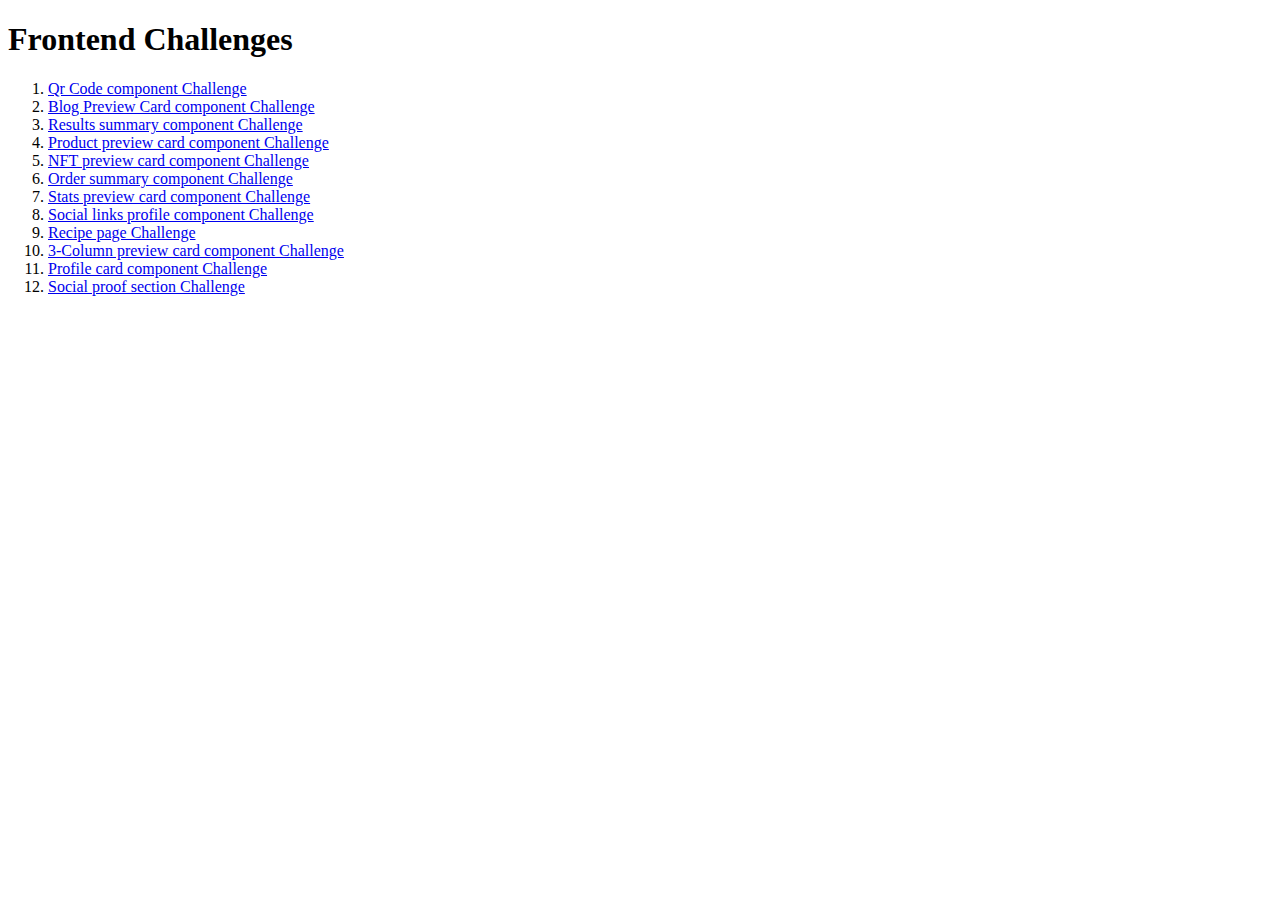
<file: index.html>
<!DOCTYPE html>
<html lang="en">
  <head>
    <meta charset="UTF-8" />
    <meta name="viewport" content="width=device-width, initial-scale=1.0" />
    <title>Frontend Challenges</title>
  </head>
  <body>
    <header>
      <h1>Frontend Challenges</h1>
    </header>
    <ol>
      <li>
        <a href="./qr-code/index.html" target="_blank" rel="noopener"
          >Qr Code component Challenge</a
        >
      </li>
      <li>
        <a href="./blog-preview-card/index.html" target="_blank" rel="noopener"
          >Blog Preview Card component Challenge</a
        >
      </li>
      <li>
        <a
          href="./results-summary-component/index.html"
          target="_blank"
          rel="noopener"
          >Results summary component Challenge</a
        >
      </li>
      <li>
        <a
          href="./product-preview-card-component/index.html"
          target="_blank"
          rel="noopener"
          >Product preview card component Challenge</a
        >
      </li>
      <li>
        <a
          href="./nft-preview-card-component/index.html"
          target="_blank"
          rel="noopener"
          >NFT preview card component Challenge</a
        >
      </li>
      <li>
        <a
          href="./order-summary-component/index.html"
          target="_blank"
          rel="noopener"
          >Order summary component Challenge</a
        >
      </li>
      <li>
        <a
          href="./stats-preview-card-component/index.html"
          target="_blank"
          rel="noopener"
          >Stats preview card component Challenge</a
        >
      </li>
      <li>
        <a
          href="./social-links-profile/index.html"
          target="_blank"
          rel="noopener"
          >Social links profile component Challenge</a
        >
      </li>
      <li>
        <a href="./recipe-page/index.html" target="_blank" rel="noopener"
          >Recipe page Challenge</a
        >
      </li>
      <li>
        <a
          href="./3-column-preview-card-component/index.html"
          target="_blank"
          rel="noopener"
          >3-Column preview card component Challenge</a
        >
      </li>
      <li>
        <a
          href="./profile-card-component/index.html"
          target="_blank"
          rel="noopener"
          >Profile card component Challenge</a
        >
      </li>
      <li>
        <a
          href="./social-proof-section/index.html"
          target="_blank"
          rel="noopener"
          >Social proof section Challenge</a
        >
      </li>
    </ol>
  </body>
</html>
</file>
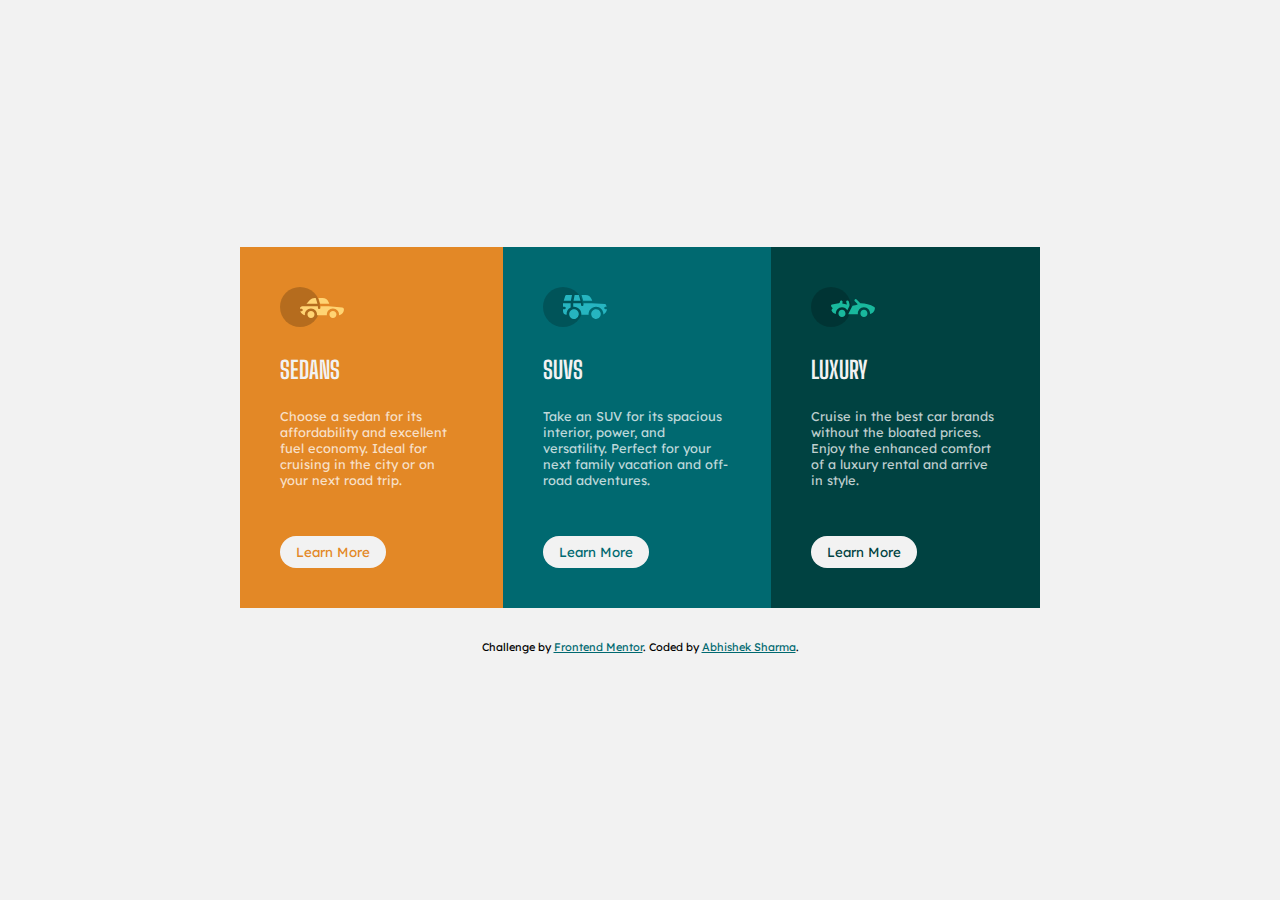
<file: 3-column-preview-card-component/index.html>
<!DOCTYPE html>
<html lang="en">
  <head>
    <meta charset="UTF-8" />
    <meta name="viewport" content="width=device-width, initial-scale=1.0" />
    <!-- displays site properly based on user's device -->
    <link
      rel="icon"
      type="image/png"
      sizes="32x32"
      href="./images/favicon-32x32.png"
    />
    <link rel="preconnect" href="https://fonts.googleapis.com" />
    <link rel="preconnect" href="https://fonts.gstatic.com" crossorigin />
    <link
      href="https://fonts.googleapis.com/css2?family=Big+Shoulders+Display:wght@700&family=Lexend+Deca&display=swap"
      rel="stylesheet"
    />
    <title>Frontend Mentor | 3-column preview card component</title>
    <link rel="stylesheet" href="./styles.css" />
  </head>
  <body>
    <main>
      <section class="sedans">
        <div>
          <img src="./images/icon-sedans.svg" alt="sedans" />
        </div>
        <h1>Sedans</h1>
        <p>
          Choose a sedan for its affordability and excellent fuel economy. Ideal
          for cruising in the city or on your next road trip.
        </p>
        <button type="button">Learn More</button>
      </section>
      <section class="suvs">
        <div>
          <img src="./images/icon-suvs.svg" alt="suvs" />
        </div>
        <h1>SUVs</h1>
        <p>
          Take an SUV for its spacious interior, power, and versatility. Perfect
          for your next family vacation and off-road adventures.
        </p>
        <button type="button">Learn More</button>
      </section>
      <section class="luxury">
        <div>
          <img src="./images/icon-luxury.svg" alt="luxury" />
        </div>
        <h1>Luxury</h1>
        <p>
          Cruise in the best car brands without the bloated prices. Enjoy the
          enhanced comfort of a luxury rental and arrive in style.
        </p>
        <button type="button">Learn More</button>
      </section>
    </main>

    <footer class="attribution">
      <p>
        Challenge by
        <a
          href="https://www.frontendmentor.io/challenges/3column-preview-card-component-pH92eAR2-"
          target="_blank"
          rel="noopener"
          >Frontend Mentor</a
        >. Coded by
        <a
          href="https://abhisheksharma1310.github.io/"
          target="_blank"
          rel="noopener"
          >Abhishek Sharma</a
        >.
      </p>
    </footer>
  </body>
</html>
</file>
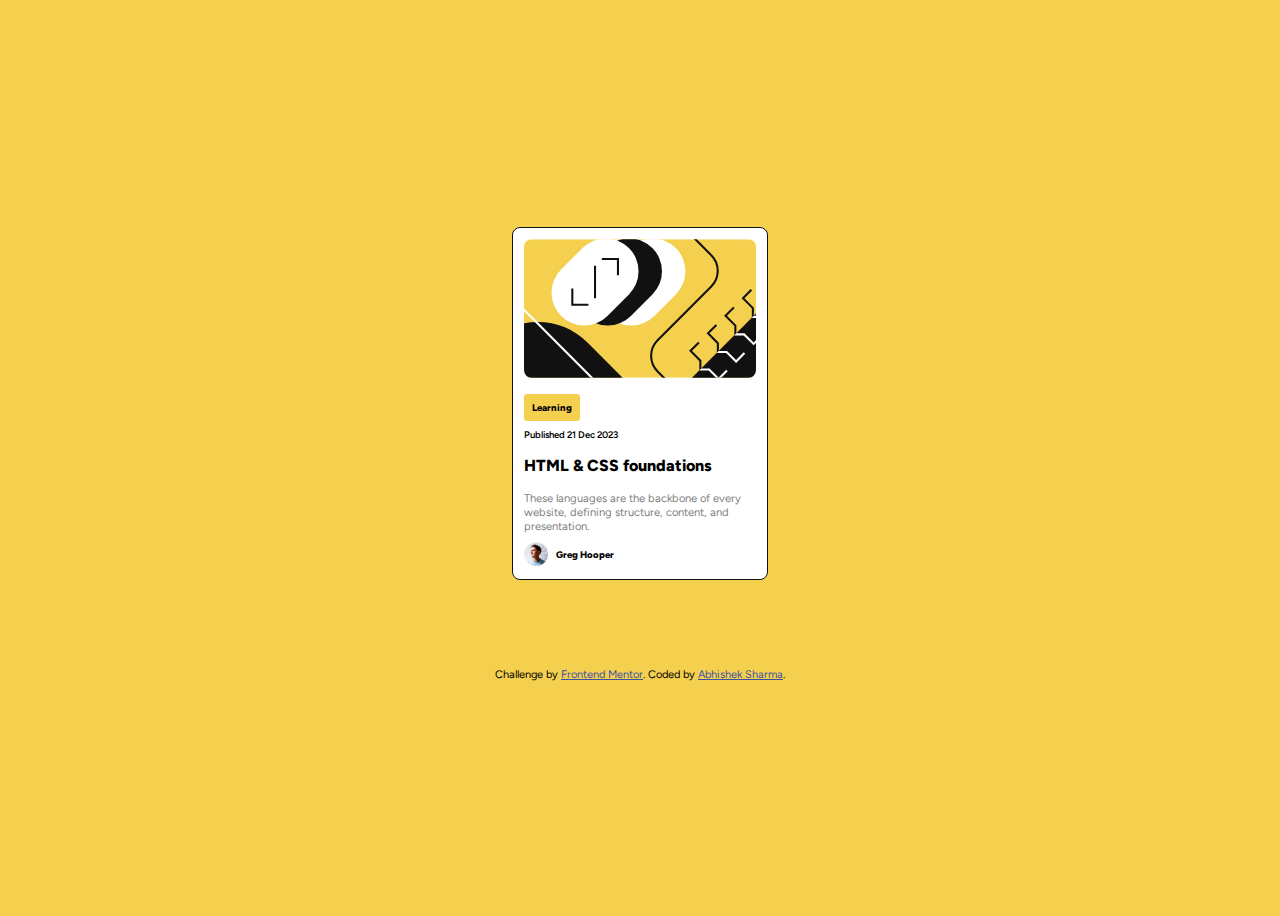
<file: blog-preview-card/index.html>
<!DOCTYPE html>
<html lang="en-US">
  <head>
    <meta charset="UTF-8" />
    <meta name="viewport" content="width=device-width, initial-scale=1.0" />
    <link
      rel="icon"
      type="image/png"
      sizes="32x32"
      href="./assets/images/favicon-32x32.png"
    />
    <title>Frontend Mentor | Blog preview card</title>
    <link rel="preconnect" href="https://fonts.googleapis.com" />
    <link rel="preconnect" href="https://fonts.gstatic.com" crossorigin />
    <link
      href="https://fonts.googleapis.com/css2?family=Figtree:wght@600;800&family=Outfit:wght@400;700&display=swap"
      rel="stylesheet"
    />
    <link rel="stylesheet" href="./styles.css" />
  </head>
  <body>
    <!-- Learning Published 21 Dec 2023 HTML & CSS foundations These languages are
    the backbone of every website, defining structure, content, and
    presentation. Greg Hooper -->

    <main class="center">
      <img
        class="blog-post-img"
        src="./assets/images/illustration-article.svg"
        alt="blog-post-img"
      />
      <button type="button">Learning</button>
      <p class="post-date">Published 21 Dec 2023</p>
      <p class="post-heading">HTML & CSS foundations</p>
      <p class="post-detail">
        These languages are the backbone of every website, defining structure,
        content, and presentation.
      </p>
      <div class="author-info">
        <img class="avatar" src="./assets/images/image-avatar.webp" alt="" />
        <p class="author-name">Greg Hooper</p>
      </div>
    </main>

    <footer class="attribution">
      <p>
        Challenge by
        <a
          href="https://www.frontendmentor.io/challenges/blog-preview-card-ckPaj01IcS"
          target="_blank"
          rel="noopener"
          >Frontend Mentor</a
        >. Coded by
        <a
          href="https://abhisheksharma1310.github.io/"
          target="_blank"
          rel="noopener"
          >Abhishek Sharma</a
        >.
      </p>
    </footer>
  </body>
</html>
</file>
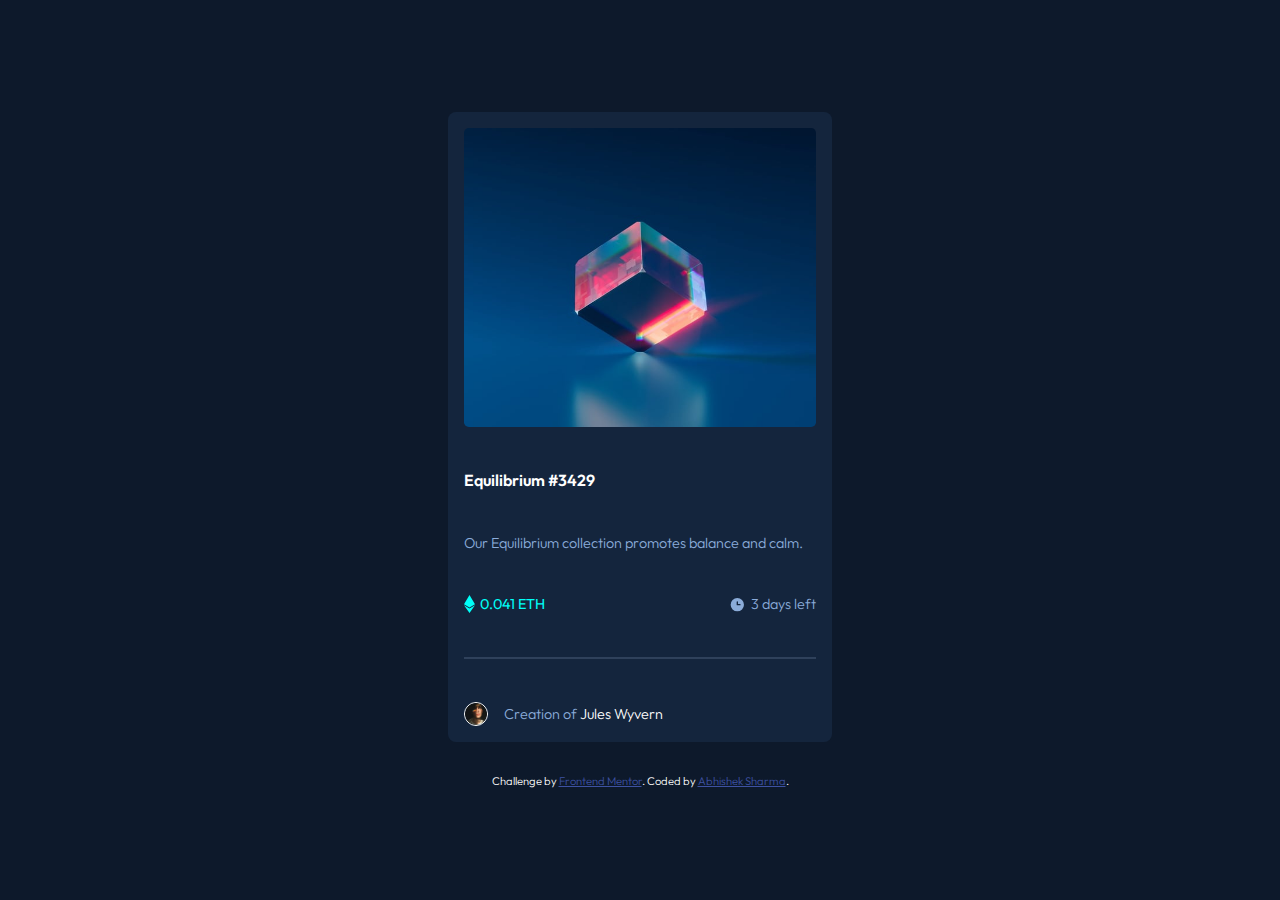
<file: nft-preview-card-component/index.html>
<!DOCTYPE html>
<html lang="en">
  <head>
    <meta charset="UTF-8" />
    <meta name="viewport" content="width=device-width, initial-scale=1.0" />
    <link
      rel="icon"
      type="image/png"
      sizes="32x32"
      href="./images/favicon-32x32.png"
    />
    <link rel="preconnect" href="https://fonts.googleapis.com" />
    <link rel="preconnect" href="https://fonts.gstatic.com" crossorigin />
    <link
      href="https://fonts.googleapis.com/css2?family=Outfit:wght@300;400;600&display=swap"
      rel="stylesheet"
    />
    <title>Frontend Mentor | NFT preview card component</title>
    <link rel="stylesheet" href="./styles.css" />
  </head>
  <body>
    <main>
      <div class="card-img">
        <img src="images/image-equilibrium.jpg" alt="" />
        <div class="overlay"></div>
        <img class="view" src="images/icon-view.svg" alt="" />
      </div>
      <p class="text1">Equilibrium #3429</p>
      <p class="text2">Our Equilibrium collection promotes balance and calm.</p>
      <div class="status">
        <p class="text3">
          <img src="./images/icon-ethereum.svg" alt="icon-ethereum" /> 0.041 ETH
        </p>
        <p class="text4">
          <img src="./images/icon-clock.svg" alt="icon-clock" /> 3 days left
        </p>
      </div>
      <hr />
      <div class="user">
        <img src="./images/image-avatar.png" alt="image-avatar" />
        <p class="text5">Creation of <span>Jules Wyvern</span></p>
      </div>
    </main>

    <footer class="attribution">
      <p>
        Challenge by
        <a
          href="https://www.frontendmentor.io/challenges/nft-preview-card-component-SbdUL_w0U"
          target="_blank"
          rel="noopener"
          >Frontend Mentor</a
        >. Coded by
        <a
          href="https://abhisheksharma1310.github.io/"
          target="_blank"
          rel="noopener"
          >Abhishek Sharma</a
        >.
      </p>
    </footer>
  </body>
</html>
</file>
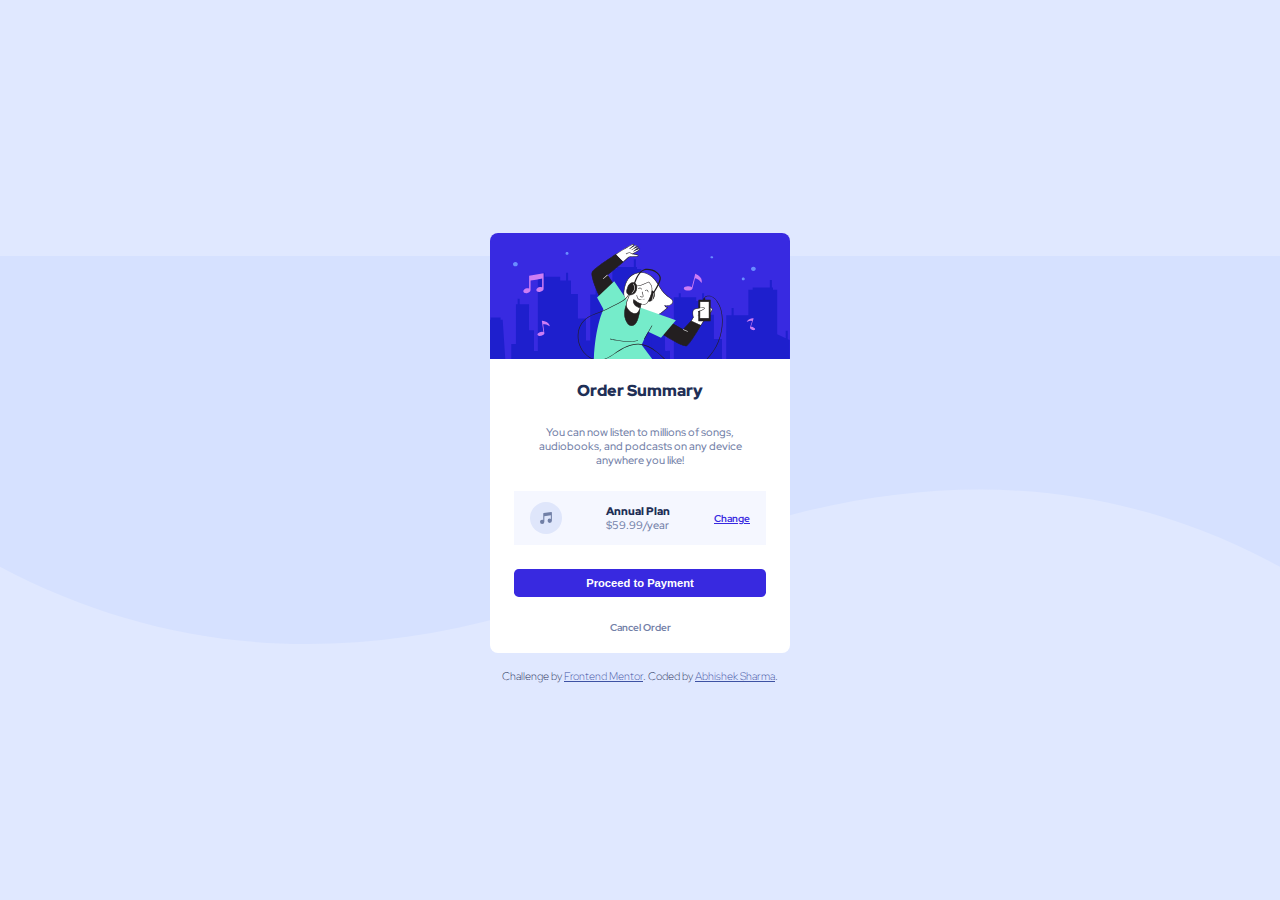
<file: order-summary-component/index.html>
<!DOCTYPE html>
<html lang="en">
  <head>
    <meta charset="UTF-8" />
    <meta name="viewport" content="width=device-width, initial-scale=1.0" />
    <!-- displays site properly based on user's device -->
    <link
      rel="icon"
      type="image/png"
      sizes="32x32"
      href="./images/favicon-32x32.png"
    />
    <link rel="preconnect" href="https://fonts.googleapis.com" />
    <link rel="preconnect" href="https://fonts.gstatic.com" crossorigin />
    <link
      href="https://fonts.googleapis.com/css2?family=Red+Hat+Display:wght@500;700;900&display=swap"
      rel="stylesheet"
    />
    <title>Frontend Mentor | Order summary card</title>
    <link rel="stylesheet" href="./styles.css" />
  </head>
  <body>
    <main>
      <img src="./images/illustration-hero.svg" alt="hero" />
      <div class="details">
        <p class="text1">Order Summary</p>
        <p class="text2">
          You can now listen to millions of songs, audiobooks, and podcasts on
          any device anywhere you like!
        </p>
        <div class="plan">
          <img src="./images/icon-music.svg" alt="icon-music" />
          <div>
            <p class="text3">Annual Plan</p>
            <p class="text4">$59.99/year</p>
          </div>
          <a href="#">Change</a>
        </div>
        <button type="button">Proceed to Payment</button>
        <p class="text5">Cancel Order</p>
      </div>
    </main>

    <footer class="attribution">
      <p>
        Challenge by
        <a
          href="https://www.frontendmentor.io/challenges/order-summary-component-QlPmajDUj"
          target="_blank"
          rel="noopener"
          >Frontend Mentor</a
        >. Coded by
        <a
          href="https://abhisheksharma1310.github.io/"
          target="_blank"
          rel="noopener"
          >Abhishek Sharma</a
        >.
      </p>
    </footer>
  </body>
</html>
</file>
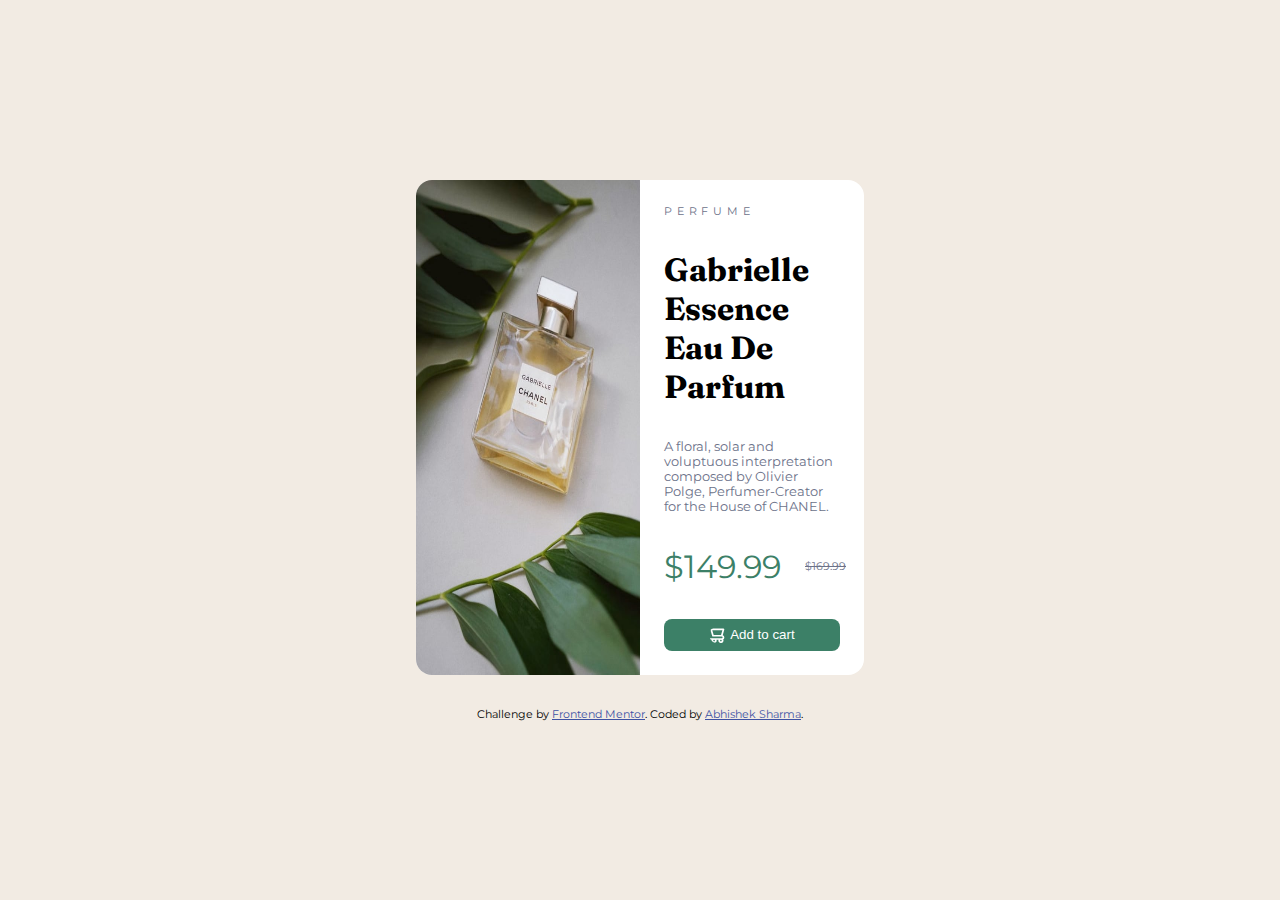
<file: product-preview-card-component/index.html>
<!DOCTYPE html>
<html lang="en">
  <head>
    <meta charset="UTF-8" />
    <meta name="viewport" content="width=device-width, initial-scale=1.0" />
    <link
      rel="icon"
      type="image/png"
      sizes="32x32"
      href="./images/favicon-32x32.png"
    />
    <title>Frontend Mentor | Product preview card component</title>
    <link rel="preconnect" href="https://fonts.googleapis.com" />
    <link rel="preconnect" href="https://fonts.gstatic.com" crossorigin />
    <link
      href="https://fonts.googleapis.com/css2?family=Fraunces:opsz,wght@9..144,700&family=Montserrat:wght@500;700&display=swap"
      rel="stylesheet"
    />
    <link rel="stylesheet" href="./styles.css" />
  </head>
  <body>
    <!-- Perfume Gabrielle Essence Eau De Parfum A floral, solar and voluptuous
    interpretation composed by Olivier Polge, Perfumer-Creator for the House of
    CHANEL. $149.99 $169.99 Add to Cart -->

    <main>
      <img src="./images/image-product-desktop.jpg" alt="product-image" />
      <div class="details">
        <p class="text1">Perfume</p>
        <p class="text2">Gabrielle Essence Eau De Parfum</p>
        <p class="text3">
          A floral, solar and voluptuous interpretation composed by Olivier
          Polge, Perfumer-Creator for the House of CHANEL.
        </p>
        <div class="price">
          <p class="text4">$149.99</p>
          <p class="text5">$169.99</p>
        </div>
        <button type="button">
          <img src="./images/icon-cart.svg" alt="cart" /><span
            >Add to cart</span
          >
        </button>
      </div>
    </main>

    <footer class="attribution">
      <p>
        Challenge by
        <a
          href="https://www.frontendmentor.io/challenges/product-preview-card-component-GO7UmttRfa"
          target="_blank"
          rel="noopener"
          >Frontend Mentor</a
        >. Coded by
        <a
          href="https://abhisheksharma1310.github.io/"
          target="_blank"
          rel="noopener"
          >Abhishek Sharma</a
        >.
      </p>
    </footer>
  </body>
</html>
</file>
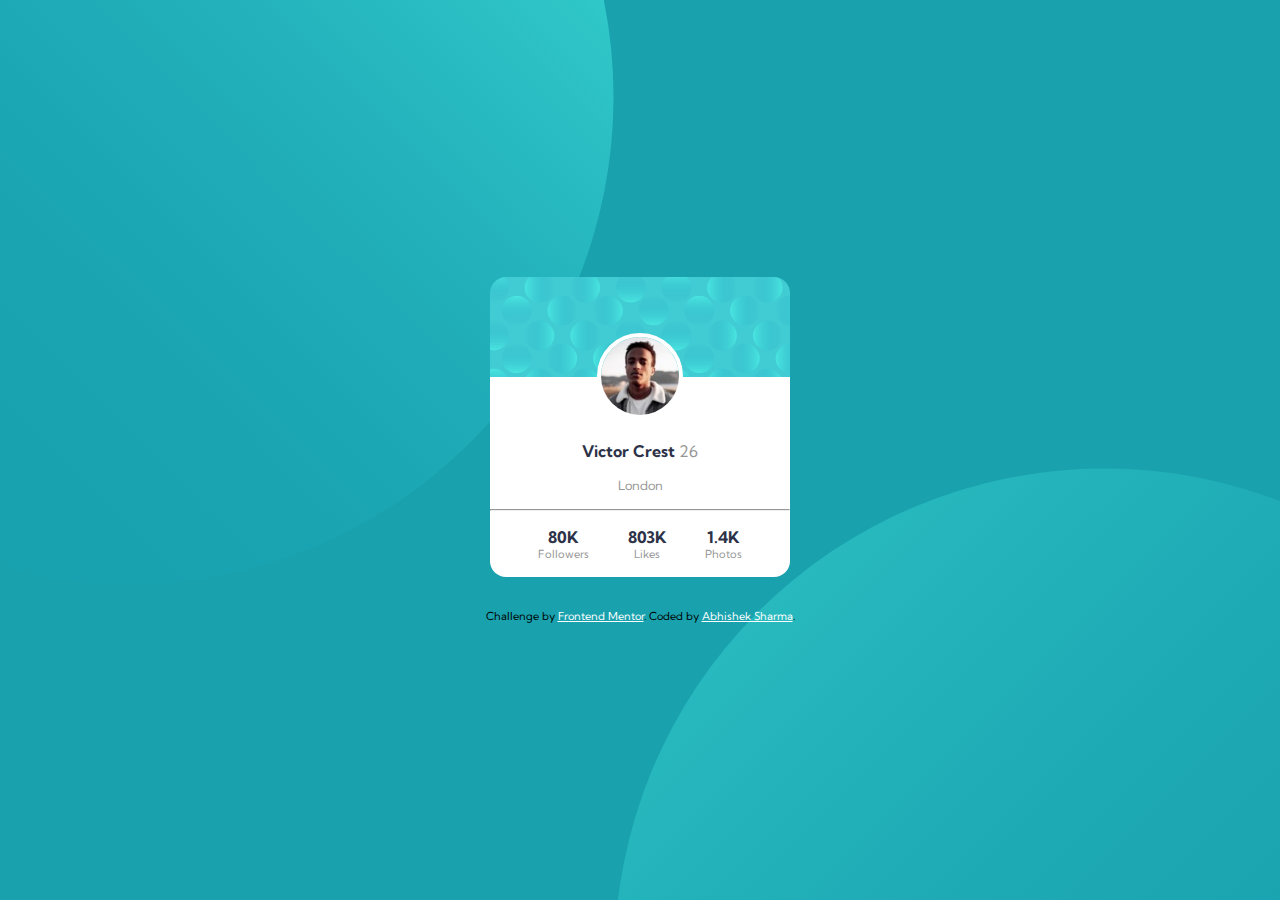
<file: profile-card-component/index.html>
<!DOCTYPE html>
<html lang="en">
  <head>
    <meta charset="UTF-8" />
    <meta name="viewport" content="width=device-width, initial-scale=1.0" />
    <!-- displays site properly based on user's device -->
    <link
      rel="icon"
      type="image/png"
      sizes="32x32"
      href="./images/favicon-32x32.png"
    />
    <link rel="preconnect" href="https://fonts.googleapis.com" />
    <link rel="preconnect" href="https://fonts.gstatic.com" crossorigin />
    <link
      href="https://fonts.googleapis.com/css2?family=Kumbh+Sans:wght@400;700&display=swap"
      rel="stylesheet"
    />
    <title>Frontend Mentor | Profile card component</title>
    <link rel="stylesheet" href="./styles.css" />
  </head>
  <body>
    <main>
      <div class="card-top"></div>
      <img src="./images/image-victor.jpg" alt="avatar" />
      <div class="card-bottom">
        <h1>Victor Crest <span>26</span></h1>
        <p>London</p>
        <hr />
        <div class="stats">
          <div>
            <p class="numbers">80K</p>
            <p>Followers</p>
          </div>
          <div>
            <p class="numbers">803K</p>
            <p>Likes</p>
          </div>
          <div>
            <p class="numbers">1.4K</p>
            <p>Photos</p>
          </div>
        </div>
      </div>
    </main>

    <footer class="attribution">
      <p>
        Challenge by
        <a
          href="https://www.frontendmentor.io/challenges/profile-card-component-cfArpWshJ"
          target="_blank"
          rel="noopener"
          >Frontend Mentor</a
        >. Coded by
        <a
          href="https://abhisheksharma1310.github.io/"
          target="_blank"
          rel="noopener"
          >Abhishek Sharma</a
        >.
      </p>
    </footer>
  </body>
</html>
</file>
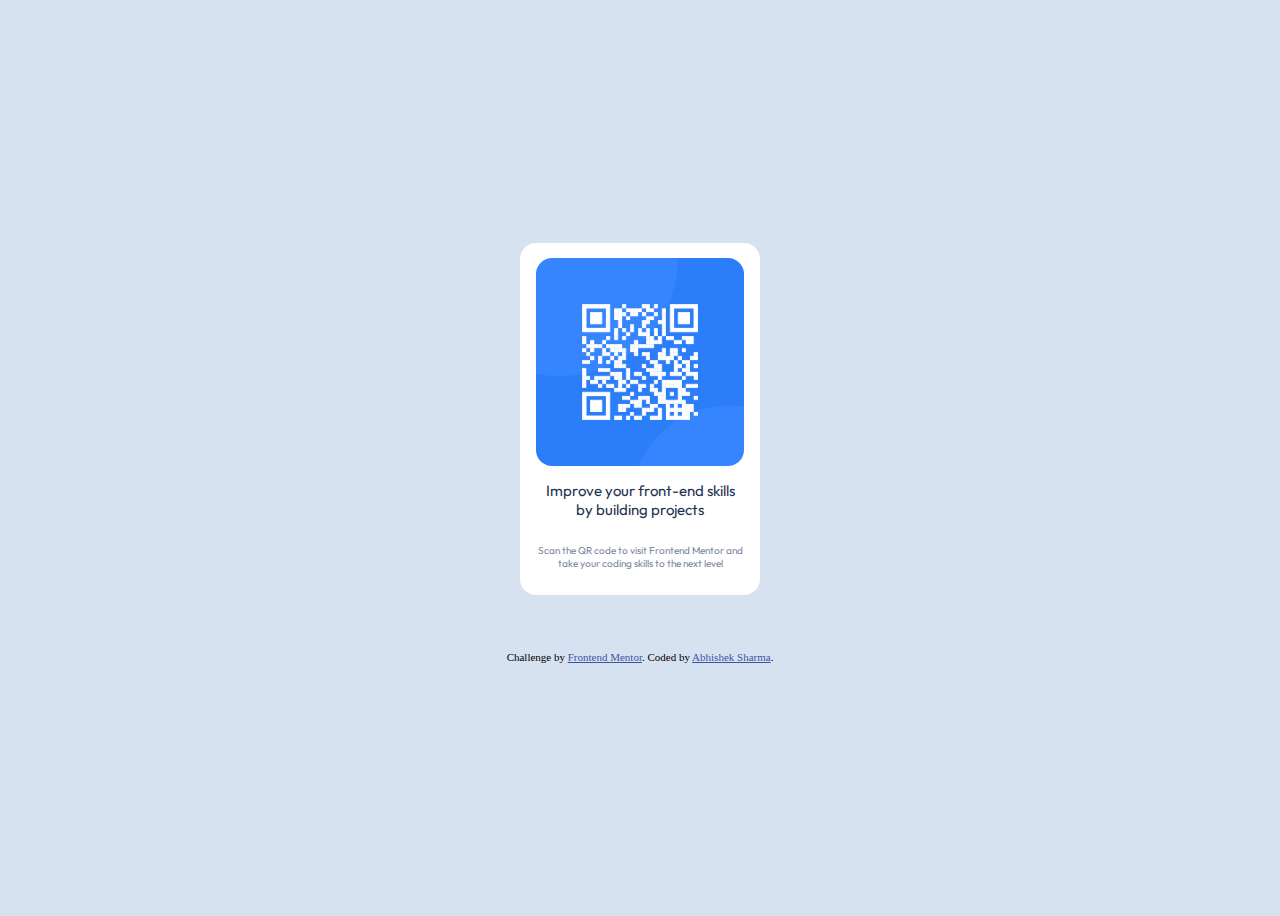
<file: qr-code/index.html>
<!DOCTYPE html>
<html lang="en">
  <head>
    <meta charset="UTF-8" />
    <meta name="viewport" content="width=device-width, initial-scale=1.0" />
    <link
      rel="icon"
      type="image/png"
      sizes="32x32"
      href="./images/favicon-32x32.png"
    />
    <title>Frontend Mentor | QR code component</title>
    <link rel="preconnect" href="https://fonts.googleapis.com" />
    <link rel="preconnect" href="https://fonts.gstatic.com" crossorigin />
    <link
      href="https://fonts.googleapis.com/css2?family=Outfit:wght@400;700&display=swap"
      rel="stylesheet"
    />
    <link rel="stylesheet" href="styles.css" />
  </head>
  <body class="center">
    <main class="container center">
      <img src="./images/image-qr-code.png" alt="qr_code" />
      <p class="text1">Improve your front-end skills by building projects</p>
      <p class="text2">
        Scan the QR code to visit Frontend Mentor and take your coding skills to
        the next level
      </p>
    </main>

    <footer class="attribution">
      <p>
        Challenge by
        <a
          href="https://www.frontendmentor.io/challenges/qr-code-component-iux_sIO_H"
          target="_blank"
          rel="noopener"
          >Frontend Mentor</a
        >. Coded by
        <a
          href="https://abhisheksharma1310.github.io/"
          target="_blank"
          rel="noopener"
          >Abhishek Sharma</a
        >.
      </p>
    </footer>
  </body>
</html>
</file>
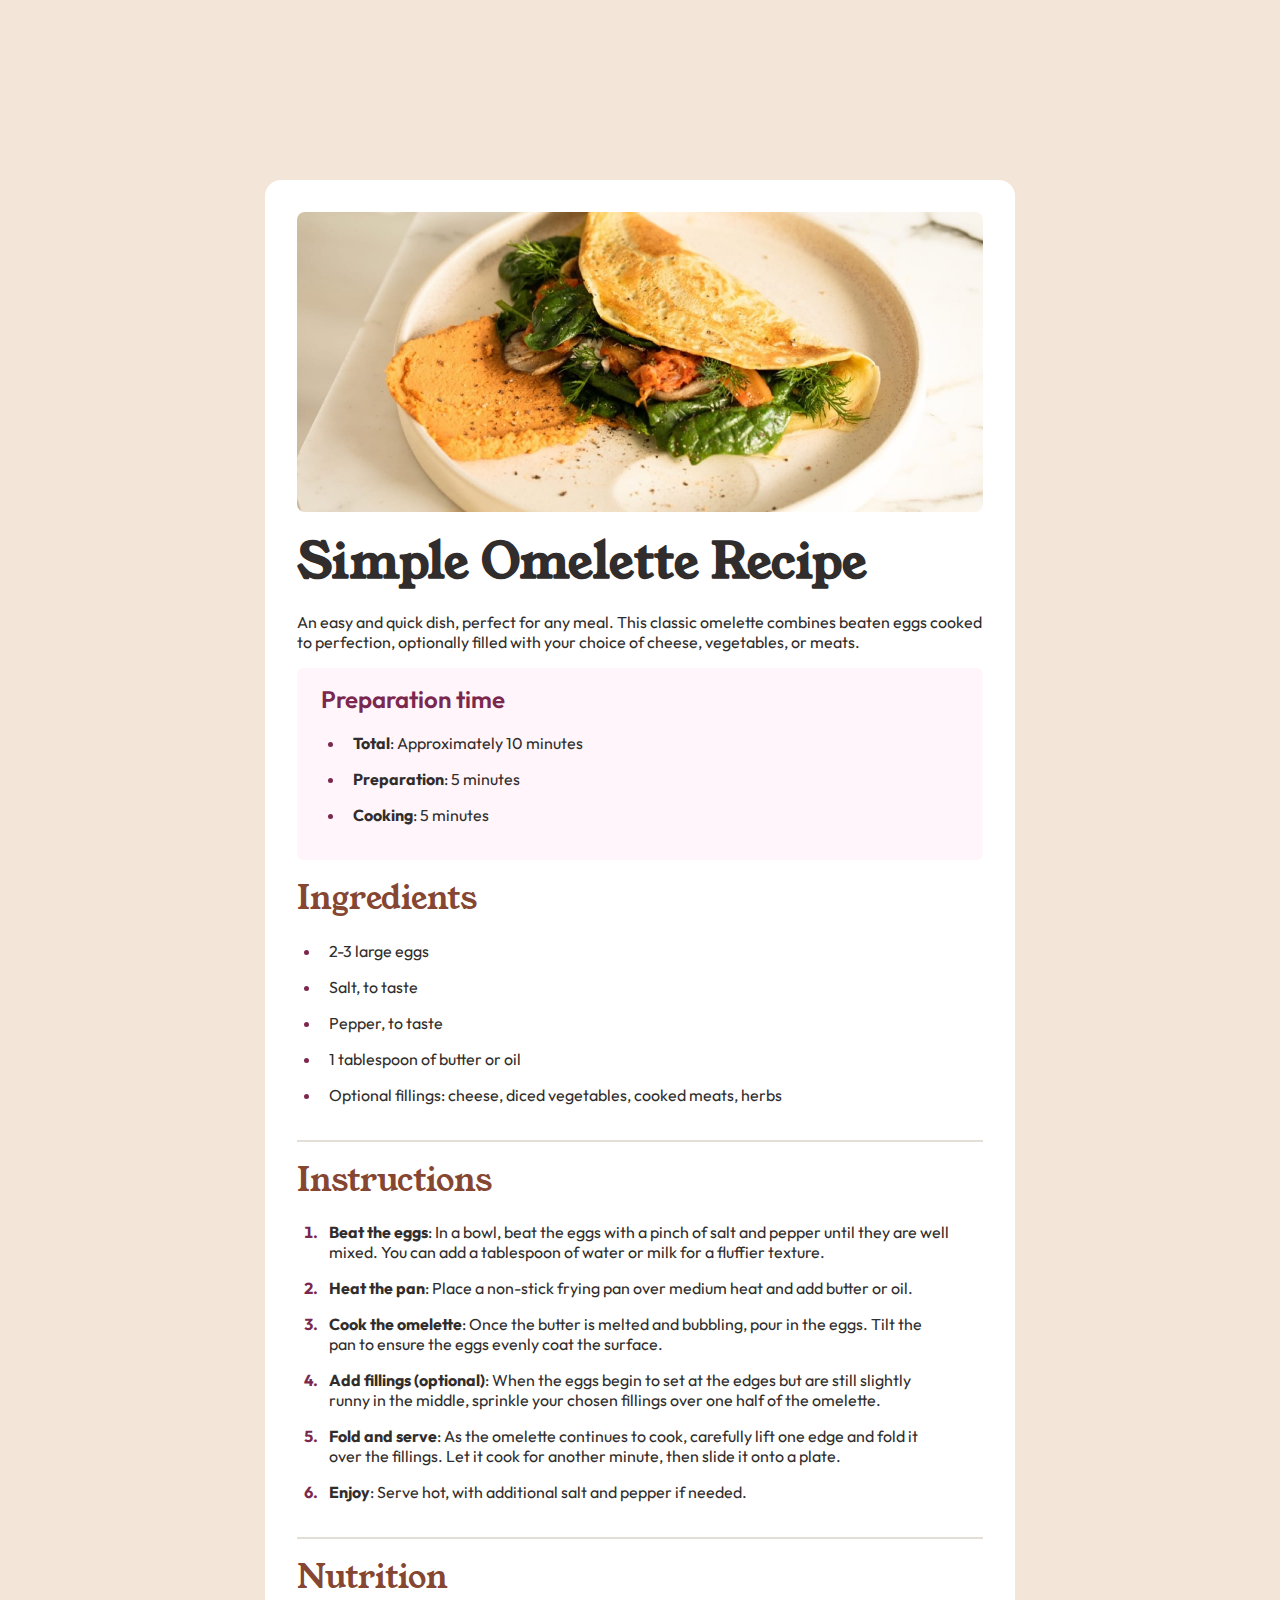
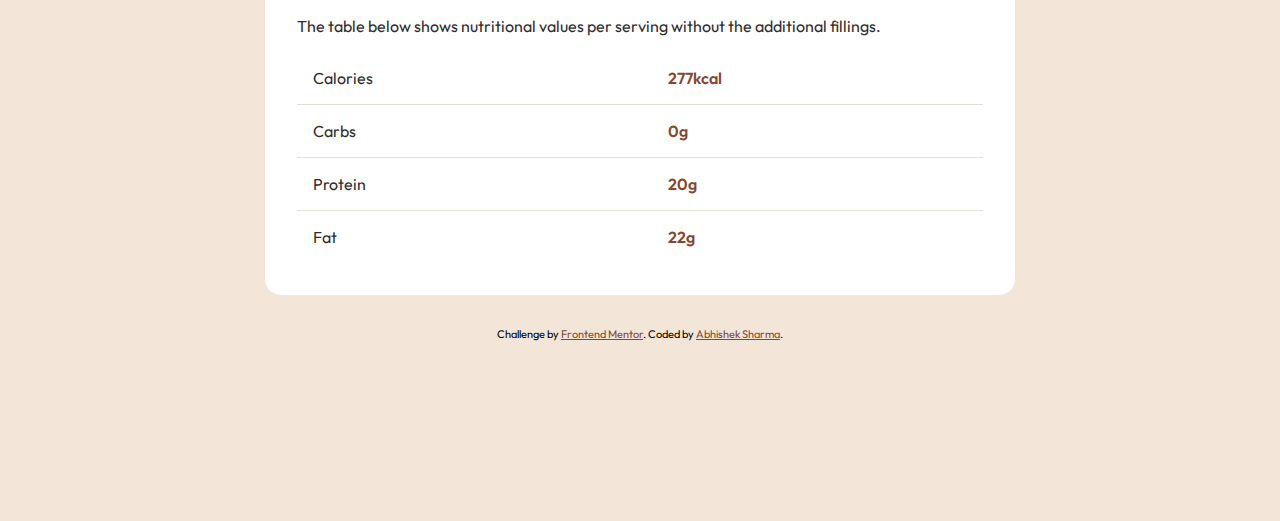
<file: recipe-page/index.html>
<!DOCTYPE html>
<html lang="en">
  <head>
    <meta charset="UTF-8" />
    <meta name="viewport" content="width=device-width, initial-scale=1.0" />
    <!-- displays site properly based on user's device -->
    <link
      rel="icon"
      type="image/png"
      sizes="32x32"
      href="./assets/images/favicon-32x32.png"
    />
    <link rel="preconnect" href="https://fonts.googleapis.com" />
    <link rel="preconnect" href="https://fonts.gstatic.com" crossorigin />
    <link
      href="https://fonts.googleapis.com/css2?family=Outfit:wght@400;600;700&family=Young+Serif&display=swap"
      rel="stylesheet"
    />
    <title>Frontend Mentor | Recipe page</title>
    <link rel="stylesheet" href="./styles.css" />
  </head>
  <body>
    <main>
      <img src="./assets/images/image-omelette.jpeg" alt="omelette" />
      <header>
        <h1>Simple Omelette Recipe</h1>
      </header>
      <p class="intro-text">
        An easy and quick dish, perfect for any meal. This classic omelette
        combines beaten eggs cooked to perfection, optionally filled with your
        choice of cheese, vegetables, or meats.
      </p>
      <section class="preparation-section">
        <h2>Preparation time</h3>
        <ul>
          <li><span>Total</span>: Approximately 10 minutes</li>
          <li><span>Preparation</span>: 5 minutes</li>
          <li><span>Cooking</span>: 5 minutes</li>
        </ul>
      </section>
      <section>
        <h2>Ingredients</h2>
        <ul>
          <li>2-3 large eggs</li>
          <li>Salt, to taste</li>
          <li>Pepper, to taste</li>
          <li>1 tablespoon of butter or oil</li>
          <li>
            Optional fillings: cheese, diced vegetables, cooked meats, herbs
          </li>
        </ul>
      </section>
      <hr />
      <section>
        <h2>Instructions</h2>
        <ol>
          <li>
            <span>Beat the eggs</span>: In a bowl, beat the eggs with a pinch of
            salt and pepper until they are well mixed. You can add a tablespoon
            of water or milk for a fluffier texture.
          </li>
          <li>
            <span>Heat the pan</span>: Place a non-stick frying pan over medium
            heat and add butter or oil.
          </li>
          <li>
            <span>Cook the omelette</span>: Once the butter is melted and
            bubbling, pour in the eggs. Tilt the pan to ensure the eggs evenly
            coat the surface.
          </li>
          <li>
            <span>Add fillings (optional)</span>: When the eggs begin to set at
            the edges but are still slightly runny in the middle, sprinkle your
            chosen fillings over one half of the omelette.
          </li>
          <li>
            <span>Fold and serve</span>: As the omelette continues to cook,
            carefully lift one edge and fold it over the fillings. Let it cook
            for another minute, then slide it onto a plate.
          </li>
          <li>
            <span>Enjoy</span>: Serve hot, with additional salt and pepper if
            needed.
          </li>
        </ol>
      </section>
      <hr />
      <section class="nutrition-section">
        <h2>Nutrition</h2>
        <p>
          The table below shows nutritional values per serving without the
          additional fillings.
        </p>
        <table>
          <tbody>
            <tr>
              <td>Calories</td>
              <td>277kcal</td>
            </tr>
            <tr>
              <td>Carbs</td>
              <td>0g</td>
            </tr>
            <tr>
              <td>Protein</td>
              <td>20g</td>
            </tr>
            <tr>
              <td>Fat</td>
              <td>22g</td>
            </tr>
          </tbody>
        </table>
      </section>
    </main>

    <footer class="attribution">
      <p>
        Challenge by
        <a
          href="https://www.frontendmentor.io/challenges/recipe-page-KiTsR8QQKm"
          target="_blank"
          rel="noopener"
          >Frontend Mentor</a
        >. Coded by
        <a
          href="https://abhisheksharma1310.github.io/"
          target="_blank"
          rel="noopener"
          >Abhishek Sharma</a
        >.
      </p>
    </footer>
  </body>
</html>
</file>
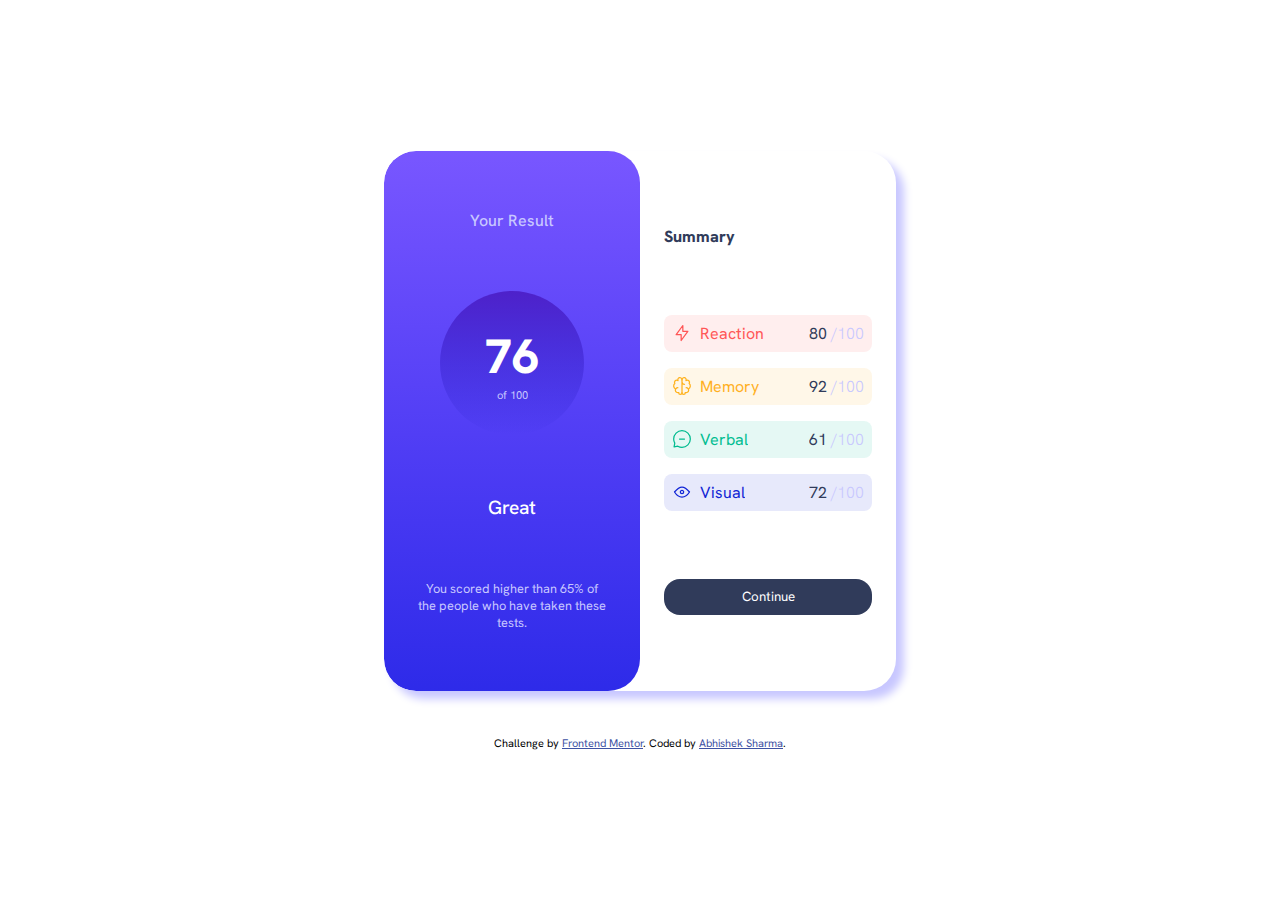
<file: results-summary-component/index.html>
<!DOCTYPE html>
<html lang="en">
  <head>
    <meta charset="UTF-8" />
    <meta name="viewport" content="width=device-width, initial-scale=1.0" />
    <link
      rel="icon"
      type="image/png"
      sizes="32x32"
      href="./assets/images/favicon-32x32.png"
    />
    <title>Frontend Mentor | Results summary component</title>
    <link rel="preconnect" href="https://fonts.googleapis.com" />
    <link rel="preconnect" href="https://fonts.gstatic.com" crossorigin />
    <link
      href="https://fonts.googleapis.com/css2?family=Hanken+Grotesk:wght@500;800&display=swap"
      rel="stylesheet"
    />
    <link rel="stylesheet" href="styles.css" />
  </head>
  <body>
    <main class="container">
      <div class="results">
        <p class="result-text1">Your Result</p>
        <div class="circle-view">
          <p class="result-text2">76</p>
          <p class="result-text3">of 100</p>
        </div>
        <p class="result-text4">Great</p>
        <p class="result-text5">
          You scored higher than 65% of the people who have taken these tests.
        </p>
      </div>

      <div class="summary">
        <p class="summary-text1">Summary</p>
        <div class="summary-lists"></div>
        <!-- <div class="summary-list-item">
          <div class="summary-list-topic">
            <img src="./assets/images/icon-reaction.svg" alt="reaction" />
            <p class="summary-list-text1">Reaction</p>
          </div>
          <p class="summary-list-text2">
            80 <span class="summary-list-text3">/100</span>
          </p>
        </div> -->
        <button type="button">Continue</button>
      </div>
    </main>

    <footer class="attribution">
      <p>
        Challenge by
        <a
          href="https://www.frontendmentor.io/challenges/results-summary-component-CE_K6s0maV"
          target="_blank"
          rel="noopener"
          >Frontend Mentor</a
        >. Coded by
        <a
          href="https://abhisheksharma1310.github.io/"
          target="_blank"
          rel="noopener"
          >Abhishek Sharma</a
        >.
      </p>
    </footer>

    <script src="./index.js"></script>
  </body>
</html>
</file>
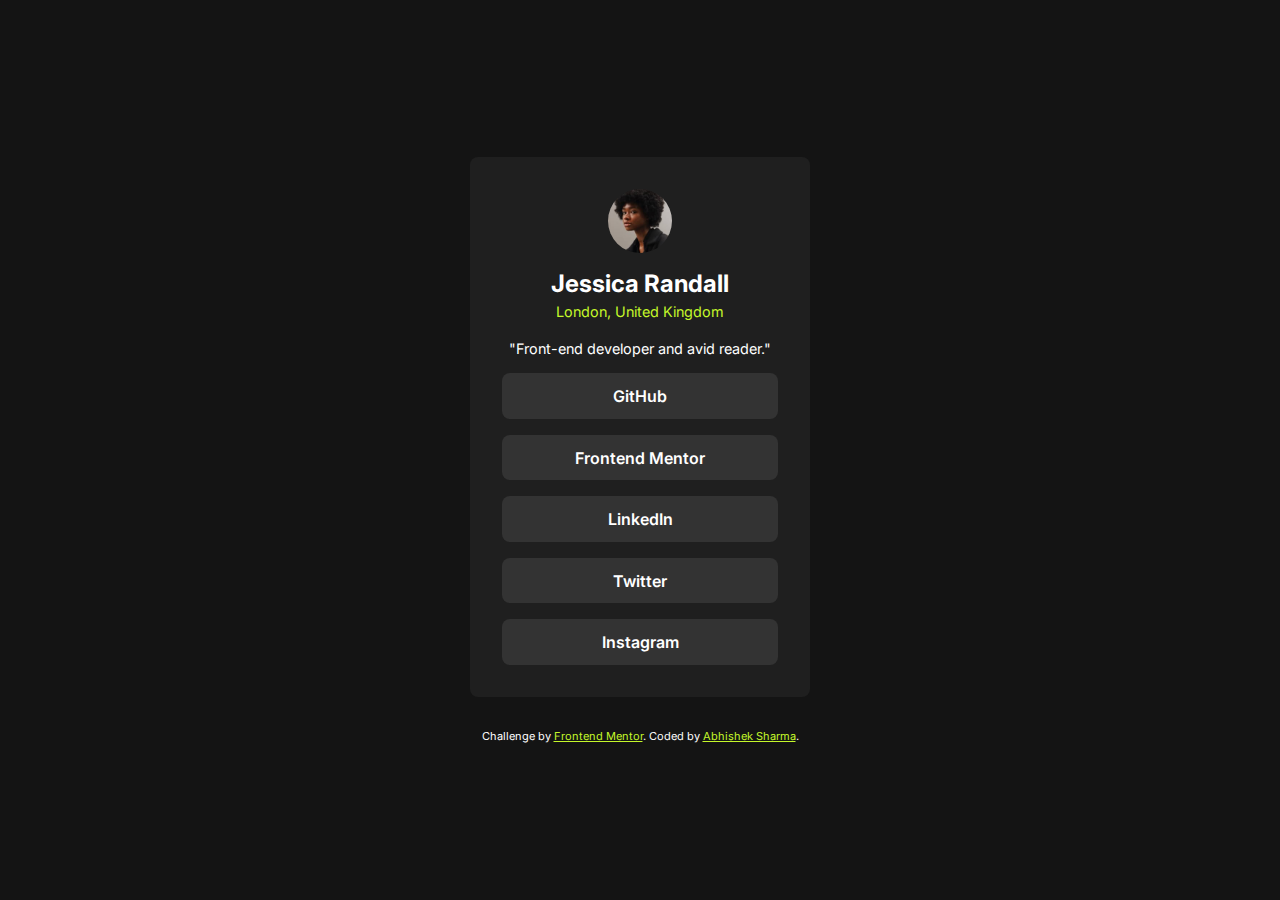
<file: social-links-profile/index.html>
<!DOCTYPE html>
<html lang="en">
  <head>
    <meta charset="UTF-8" />
    <meta name="viewport" content="width=device-width, initial-scale=1.0" />
    <!-- displays site properly based on user's device -->
    <link
      rel="icon"
      type="image/png"
      sizes="32x32"
      href="./assets/images/favicon-32x32.png"
    />
    <link rel="preconnect" href="https://fonts.googleapis.com" />
    <link rel="preconnect" href="https://fonts.gstatic.com" crossorigin />
    <link
      href="https://fonts.googleapis.com/css2?family=Inter:wght@400;600;700&display=swap"
      rel="stylesheet"
    />
    <title>Frontend Mentor | Social links profile</title>
    <link rel="stylesheet" href="./styles.css" />
  </head>
  <body>
    <main>
      <img src="./assets/images/avatar-jessica.jpeg" alt="avatar-jessica" />
      <p class="text1">Jessica Randall</p>
      <p class="text2">London, United Kingdom</p>
      <p class="text3">"Front-end developer and avid reader."</p>
      <a
        href="https://abhisheksharma1310.github.io/frontend-challenges/social-links-profile/index.html"
        >GitHub</a
      >
      <a
        href="https://abhisheksharma1310.github.io/frontend-challenges/social-links-profile/index.html"
        >Frontend Mentor</a
      >
      <a
        href="https://abhisheksharma1310.github.io/frontend-challenges/social-links-profile/index.html"
        >LinkedIn</a
      >
      <a
        href="https://abhisheksharma1310.github.io/frontend-challenges/social-links-profile/index.html"
        >Twitter</a
      >
      <a
        href="https://abhisheksharma1310.github.io/frontend-challenges/social-links-profile/index.html"
        >Instagram</a
      >
    </main>

    <footer class="attribution">
      <p>
        Challenge by
        <a
          href="https://www.frontendmentor.io/challenges/social-links-profile-UG32l9m6dQ"
          target="_blank"
          rel="noopener"
          >Frontend Mentor</a
        >. Coded by
        <a
          href="https://abhisheksharma1310.github.io/"
          target="_blank"
          rel="noopener"
          >Abhishek Sharma</a
        >.
      </p>
    </footer>
  </body>
</html>
</file>
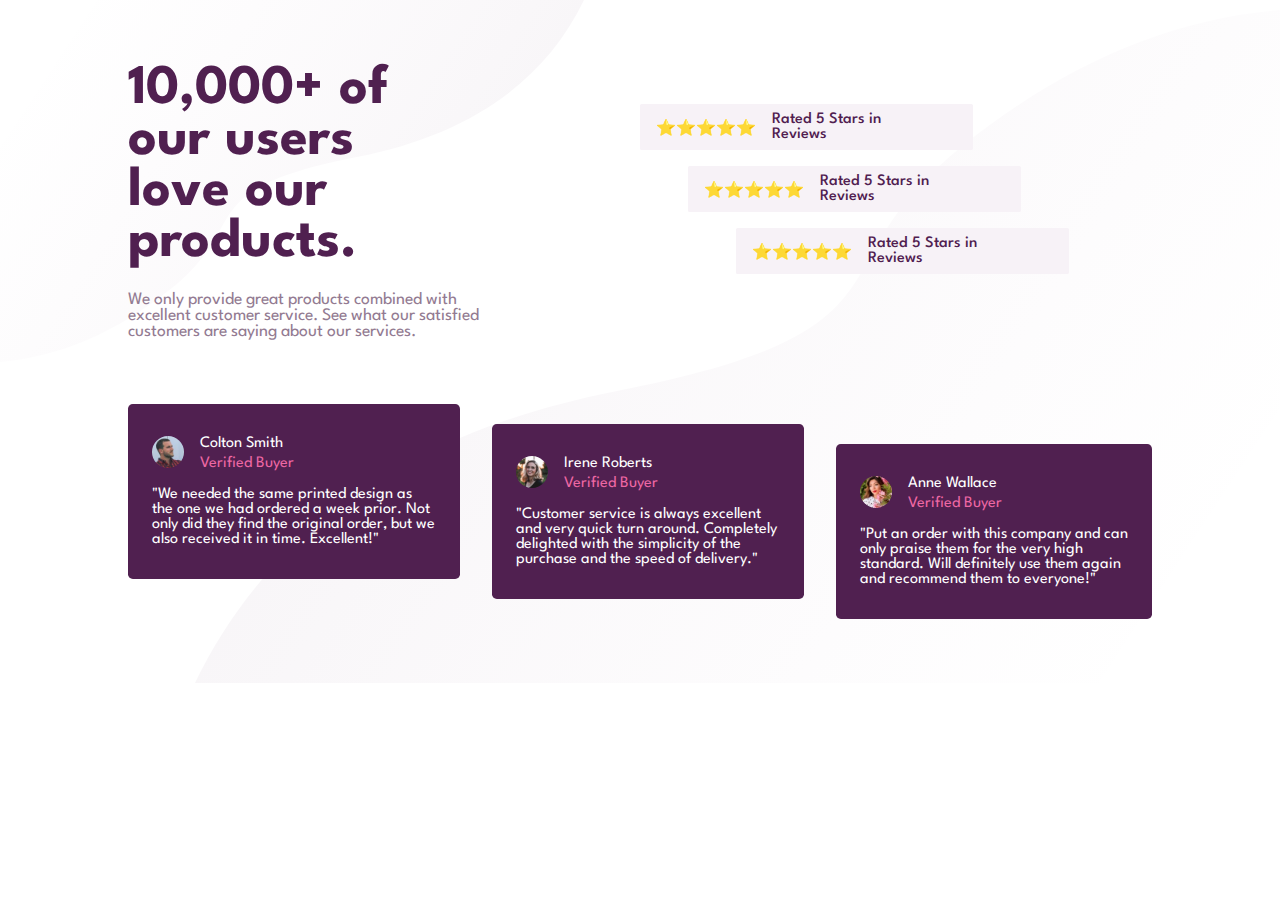
<file: social-proof-section/index.html>
<!DOCTYPE html>
<html lang="en">
  <head>
    <meta charset="UTF-8" />
    <meta name="viewport" content="width=device-width, initial-scale=1.0" />
    <!-- displays site properly based on user's device -->
    <link
      rel="icon"
      type="image/png"
      sizes="32x32"
      href="./images/favicon-32x32.png"
    />
    <title>Frontend Mentor | Social proof section</title>
    <link rel="preconnect" href="https://fonts.googleapis.com" />
    <link rel="preconnect" href="https://fonts.gstatic.com" crossorigin />
    <link
      href="https://fonts.googleapis.com/css2?family=League+Spartan:wght@100..900&display=swap"
      rel="stylesheet"
    />
    <link rel="stylesheet" href="./styles.css" />
  </head>
  <body>
    <!-- 10,000+ of our users love our products.

    We only provide great products combined with excellent customer service.
    See what our satisfied customers are saying about our services.
    
    Rated 5 Stars in Reviews
    Rated 5 Stars in Report Guru
    Rated 5 Stars in BestTech
    
    Colton Smith 
    Verified Buyer
    "We needed the same printed design as the one we had ordered a week prior.
    Not only did they find the original order, but we also received it in time.
    Excellent!"
    
    Irene Roberts 
    Verified Buyer
    "Customer service is always excellent and very quick turn around. Completely
    delighted with the simplicity of the purchase and the speed of delivery."
    
    Anne Wallace 
    Verified Buyer
    "Put an order with this company and can only praise them for the very high
    standard. Will definitely use them again and recommend them to everyone!" -->

    <main>
      <header>
        <h1>10,000+ of our users love our products.</h1>
        <p>
          We only provide great products combined with excellent customer
          service. See what our satisfied customers are saying about our
          services.
        </p>
      </header>
      <div class="ratings">
        <div id="rating1">
          <p>⭐⭐⭐⭐⭐</p>
          <p>Rated 5 Stars in Reviews</p>
        </div>
        <div id="rating2">
          <p>⭐⭐⭐⭐⭐</p>
          <p>Rated 5 Stars in Reviews</p>
        </div>
        <div id="rating3">
          <p>⭐⭐⭐⭐⭐</p>
          <p>Rated 5 Stars in Reviews</p>
        </div>
      </div>
    </main>

    <section>
      <article id="a1">
        <div class="profile">
          <img src="./images/image-colton.jpg" alt="Colton" />
          <div class="user">
            <p class="name">Colton Smith</p>
            <p class="verified-user">Verified Buyer</p>
          </div>
        </div>
        <p>
          "We needed the same printed design as the one we had ordered a week
          prior. Not only did they find the original order, but we also received
          it in time. Excellent!"
        </p>
      </article>

      <article id="a2">
        <div class="profile">
          <img src="./images/image-irene.jpg" alt="Irene Roberts" />
          <div class="user">
            <p class="name">Irene Roberts</p>
            <p class="verified-user">Verified Buyer</p>
          </div>
        </div>
        <p>
          "Customer service is always excellent and very quick turn around.
          Completely delighted with the simplicity of the purchase and the speed
          of delivery."
        </p>
      </article>

      <article id="a3">
        <div class="profile">
          <img src="./images/image-anne.jpg" alt="Anne Wallace " />
          <div class="user">
            <p class="name">Anne Wallace</p>
            <p class="verified-user">Verified Buyer</p>
          </div>
        </div>
        <p>
          "Put an order with this company and can only praise them for the very
          high standard. Will definitely use them again and recommend them to
          everyone!"
        </p>
      </article>
    </section>
  </body>
</html>
</file>
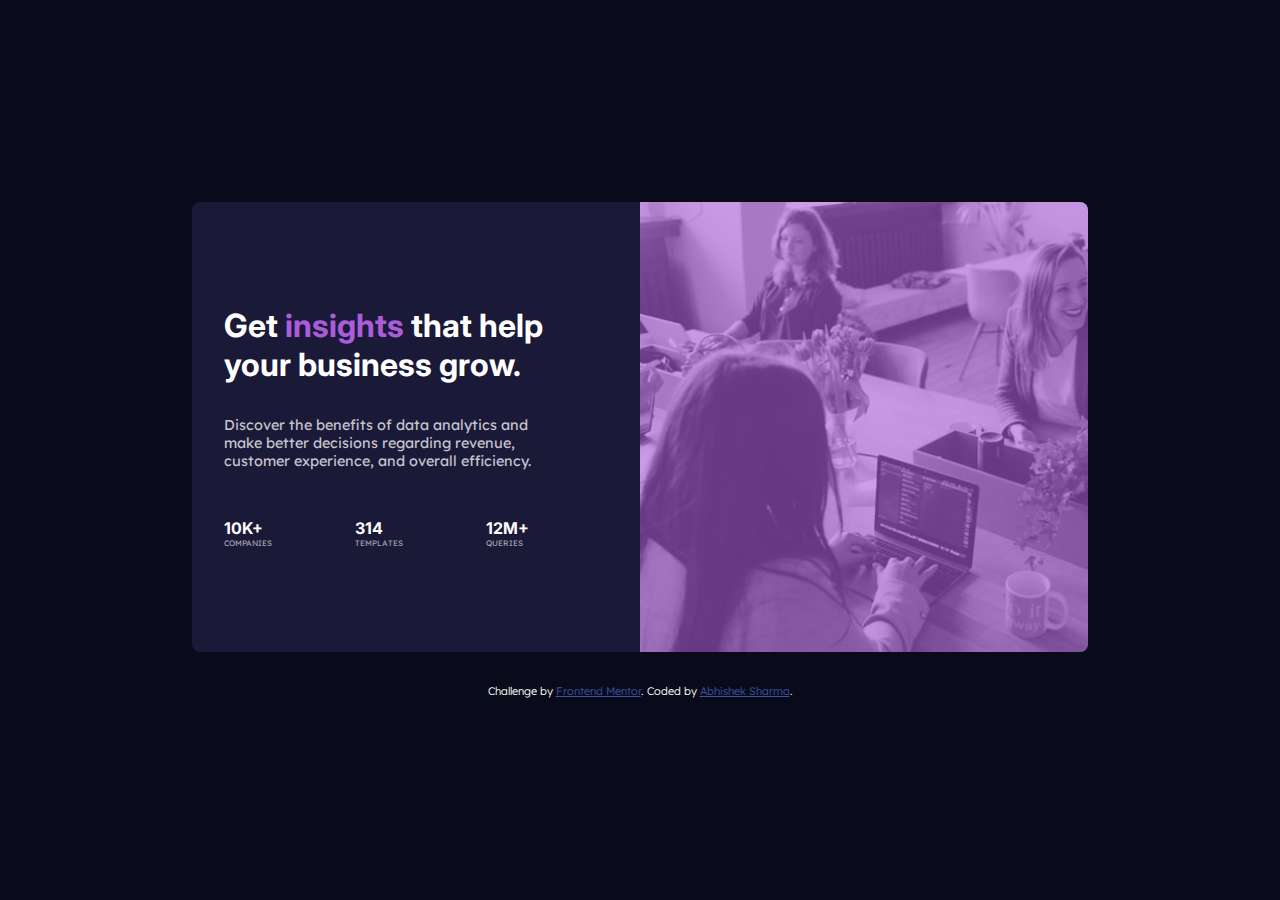
<file: stats-preview-card-component/index.html>
<!DOCTYPE html>
<html lang="en">
  <head>
    <meta charset="UTF-8" />
    <meta name="viewport" content="width=device-width, initial-scale=1.0" />
    <!-- displays site properly based on user's device -->
    <link
      rel="icon"
      type="image/png"
      sizes="32x32"
      href="./images/favicon-32x32.png"
    />
    <link rel="preconnect" href="https://fonts.googleapis.com" />
    <link rel="preconnect" href="https://fonts.gstatic.com" crossorigin />
    <link
      href="https://fonts.googleapis.com/css2?family=Inter:wght@400;700&family=Lexend+Deca&display=swap"
      rel="stylesheet"
    />
    <title>Frontend Mentor | Stats preview card component</title>
    <link rel="stylesheet" href="./styles.css" />
  </head>
  <body>
    <main>
      <section>
        <h1>Get <span>insights</span> that help your business grow.</h1>
        <p>
          Discover the benefits of data analytics and make better decisions
          regarding revenue, customer experience, and overall efficiency.
        </p>
        <div class="stats">
          <div class="stat">
            <p class="numbers">10k+</p>
            <p class="texts">companies</p>
          </div>
          <div class="stat">
            <p class="numbers">314</p>
            <p class="texts">templates</p>
          </div>
          <div class="stat">
            <p class="numbers">12m+</p>
            <p class="texts">queries</p>
          </div>
        </div>
      </section>
      <div class="hero-img"></div>
    </main>

    <footer class="attribution">
      <p>
        Challenge by
        <a
          href="https://www.frontendmentor.io/challenges/stats-preview-card-component-8JqbgoU62"
          target="_blank"
          rel="noopener"
          >Frontend Mentor</a
        >. Coded by
        <a
          href="https://abhisheksharma1310.github.io/"
          target="_blank"
          rel="noopener"
          >Abhishek Sharma</a
        >.
      </p>
    </footer>
  </body>
</html>
</file>
<file: 3-column-preview-card-component/styles.css>
* {
  box-sizing: border-box;
  margin: 0;
  padding: 0;
}

body {
  background-color: hsl(0, 0%, 95%);
  display: flex;
  flex-direction: column;
  justify-content: center;
  align-items: center;
  height: 100vh;
  gap: 2rem;
}

main {
  display: flex;
  flex-direction: row;
  justify-content: space-between;
  align-items: center;
  width: 800px;
  height: auto;
}
main section {
  display: flex;
  flex-direction: column;
  justify-content: space-between;
  align-items: flex-start;
  gap: 1.5rem;
  padding: 2.5rem;
}
main section h1 {
  font-family: "Big Shoulders Display", sans-serif;
  text-transform: uppercase;
  font-size: 1.5rem;
  font-weight: 700;
  color: hsl(0, 0%, 95%);
}
main section p {
  font-family: "Lexend Deca", sans-serif;
  font-size: 0.8rem;
  font-weight: 400;
  color: hsla(0, 0%, 100%, 0.75);
}
main section button {
  background-color: hsl(0, 0%, 95%);
  padding: 0.5rem 1rem;
  border: none;
  border-radius: 1rem;
  margin-top: 1.5rem;
  font-family: "Lexend Deca", sans-serif;
}
main section button:hover {
  background-color: transparent;
  cursor: pointer;
  border: 2px solid hsl(0, 0%, 95%);
  color: hsl(0, 0%, 95%);
}
main .sedans {
  background-color: hsl(31, 77%, 52%);
}
main .sedans button {
  color: hsl(31, 77%, 52%);
}
main .suvs {
  background-color: hsl(184, 100%, 22%);
}
main .suvs button {
  color: hsl(184, 100%, 22%);
}
main .luxury {
  background-color: hsl(179, 100%, 13%);
}
main .luxury button {
  color: hsl(179, 100%, 13%);
}

footer {
  text-align: center;
  font-family: "Lexend Deca", sans-serif;
}

.attribution {
  font-size: 11px;
}

.attribution a {
  color: hsl(184, 100%, 22%);
}

@media screen and (max-width: 800px) {
  body {
    height: auto;
    padding: 10vh 2vw;
  }
  main {
    width: 95vw;
    height: auto;
    display: flex;
    flex-direction: column;
    justify-content: space-between;
    align-items: center;
  }
}

/*# sourceMappingURL=styles.css.map */
</file>
<file: blog-preview-card/styles.css>
:root {
  --primary-color: hsl(47, 88%, 63%);
  --white: hsl(0, 0%, 100%);
  --grey: hsl(0, 0%, 50%);
  --black: hsl(0, 0%, 7%);
}

* {
  box-sizing: border-box;
}

body {
  background-color: var(--primary-color);
  min-height: 100vh;
  display: flex;
  flex-direction: column;
  justify-content: center;
  align-items: center;
}

.center {
  display: flex;
  flex-direction: column;
  align-items: start;
}

main {
  width: 16rem;
  border: 1px solid var(--black);
  border-radius: 0.5rem;
  padding: 0.7rem;
  background-color: var(--white);
}

main:hover {
  box-shadow: .3rem .3rem 0 1px var(--black);
}

.blog-post-img {
  width: 100%;
  height: auto;
  border-radius: 0.5rem;
}

button {
  margin: 1rem 0 0 0;
  font-family: "Figtree", sans-serif;
  font-size: .6rem;
  font-weight: 800;
  background-color: var(--primary-color);
  border: none;
  border-radius: .2rem;
  padding: .5rem;
}

.author-info {
  min-width: 100%;
  display: flex;
  justify-content: start;
  align-items: center;
  gap: 0.5rem;
}

.author-info:hover {
  background-color: var(--grey);
  padding: .1rem .5rem;
  border-radius: .2rem;
  cursor: pointer;
}

.avatar {
  width: 1.5rem;
  height: 1.5rem;
}

p {
  padding: 0.5rem 0;
  margin: 0;
  font-family: "Figtree", sans-serif;
}

.post-date {
    font-size: .6rem;
    font-weight: 600;
}

.post-heading {
    font-size: 1rem;
    font-weight: 800;
}

.post-heading:hover {
  cursor: pointer;
  color: var(--grey);
}

.post-detail {
    font-size: .7rem;
    color: var(--grey);
}

.author-name {
  font-size: .6rem;
  font-weight: 800;
}

footer {
  margin-top: 5rem;
}

.attribution {
  font-size: 11px;
}
.attribution a {
  color: hsl(228, 45%, 44%);
}
</file>
<file: nft-preview-card-component/styles.css>
* {
  box-sizing: border-box;
  margin: 0;
  padding: 0;
}

body {
  display: flex;
  flex-direction: column;
  justify-content: center;
  align-items: center;
  gap: 2rem;
  background-color: hsl(217, 54%, 11%);
  height: 100vh;
  font-family: "Outfit", sans-serif;
}

main {
  width: 18vw;
  height: 60vh;
  display: flex;
  flex-direction: column;
  justify-content: space-between;
  align-items: stretch;
  padding: 1rem;
  background-color: hsl(216, 50%, 16%);
  border-radius: 0.5rem;
}
main .card-img {
  width: 100%;
  height: 50%;
  position: relative;
}
main .card-img img {
  width: 100%;
  height: 100%;
  border-radius: 0.3rem;
}
main .card-img .overlay {
  display: flex;
  flex-direction: column;
  justify-content: center;
  align-items: center;
  opacity: 0;
  position: absolute;
  top: 0;
  left: 0;
  right: 0;
  bottom: 0;
  background-color: hsl(178, 100%, 50%);
  color: hsl(0, 0%, 100%);
  border-radius: 0.3rem;
  transition: 250ms ease opacity;
}
main .card-img .view {
  position: absolute;
  left: 0;
  transform: scale(0.2);
  opacity: 0;
  transition: 250ms ease opacity;
}
main .card-img:hover .overlay {
  opacity: 0.4;
  cursor: pointer;
}
main .card-img:hover .view {
  opacity: 1;
  cursor: pointer;
}
main .text1 {
  font-size: 1rem;
  color: hsl(0, 0%, 100%);
  font-weight: 600;
}
main .text1:hover {
  color: hsl(178, 100%, 50%);
  cursor: pointer;
}
main .text2 {
  font-size: 0.9rem;
  color: hsl(215, 51%, 70%);
  font-weight: 300;
}
main .status {
  display: flex;
  flex-direction: row;
  justify-content: space-between;
  align-items: center;
}
main .status .text3 {
  display: flex;
  flex-direction: row;
  justify-content: flex-start;
  align-items: center;
  font-size: 0.9rem;
  color: hsl(178, 100%, 50%);
  font-weight: 400;
  gap: 0.3rem;
}
main .status .text4 {
  display: flex;
  flex-direction: row;
  justify-content: flex-start;
  align-items: center;
  font-size: 0.9rem;
  color: hsl(215, 51%, 70%);
  font-weight: 300;
  gap: 0.3rem;
}
main hr {
  border: 1px solid hsl(215, 32%, 27%);
}
main .user {
  display: flex;
  flex-direction: row;
  justify-content: flex-start;
  align-items: center;
  gap: 1rem;
}
main .user img {
  width: 1.5rem;
  height: 1.5rem;
  border: 1px solid hsl(0, 0%, 100%);
  border-radius: 50%;
}
main .user .text5 {
  font-size: 0.9rem;
  color: hsl(215, 51%, 70%);
  font-weight: 300;
}
main .user .text5 span {
  font-size: 0.9rem;
  color: hsl(0, 0%, 100%);
  font-weight: 300;
}
main .user .text5 span:hover {
  color: hsl(178, 100%, 50%);
  cursor: pointer;
}

footer {
  text-align: center;
}

.attribution {
  font-size: 0.7rem;
  color: hsl(0, 0%, 100%);
  font-weight: 300;
}

.attribution a {
  color: hsl(228, 45%, 44%);
}

@media screen and (max-width: 1340px) {
  main {
    width: 30vw;
    height: 70vh;
  }
}
@media screen and (max-width: 840px) {
  main {
    width: 90vw;
    height: 90vh;
  }
}

/*# sourceMappingURL=styles.css.map */
</file>
<file: order-summary-component/styles.css>
* {
  box-sizing: border-box;
  margin: 0;
  padding: 0;
}

body {
  display: flex;
  flex-direction: column;
  justify-content: center;
  align-items: center;
  height: 100vh;
  background-color: hsl(225, 100%, 94%);
  font-family: "Red Hat Display", sans-serif;
  background-image: url(./images/pattern-background-desktop.svg);
  background-position: center;
  background-size: contain;
  background-repeat: no-repeat;
}

main {
  width: 300px;
  height: 420px;
  background-color: white;
  border-radius: 0.5rem;
  margin: 1rem;
}
main img {
  width: 100%;
  height: 30%;
  border-radius: 0.5rem 0.5rem 0 0;
}
main .details {
  display: flex;
  flex-direction: column;
  justify-content: space-between;
  align-items: center;
  gap: 1.5rem;
  padding: 1rem 1.5rem;
  text-align: center;
}
main .details .text1 {
  font-size: 1rem;
  font-weight: 900;
  color: hsl(223, 47%, 23%);
}
main .details .text2 {
  font-size: 0.7rem;
  font-weight: 500;
  color: hsl(224, 23%, 55%);
}
main .details .plan {
  display: flex;
  flex-direction: row;
  justify-content: space-between;
  align-items: center;
  gap: 1rem;
  background-color: hsl(225, 100%, 98%);
  padding: 0.7rem 1rem;
  width: 100%;
}
main .details .plan img {
  width: 2rem;
  height: 2rem;
}
main .details .plan div {
  text-align: left;
}
main .details .plan div .text3 {
  font-size: 0.7rem;
  font-weight: 900;
  color: hsl(223, 47%, 23%);
}
main .details .plan div .text4 {
  font-size: 0.7rem;
  font-weight: 500;
  color: hsl(224, 23%, 55%);
}
main .details .plan a {
  font-size: 0.6rem;
  font-weight: 700;
  color: hsl(245, 75%, 52%);
}
main .details .plan a:hover {
  text-decoration: none;
}
main .details button {
  background-color: hsl(245, 75%, 52%);
  width: 100%;
  padding: 0.5rem;
  border: none;
  border-radius: 0.3rem;
  font-size: 0.7rem;
  font-weight: 700;
  color: white;
  cursor: pointer;
}
main .details button:hover {
  opacity: 0.8;
}
main .details .text5 {
  font-size: 0.6rem;
  font-weight: 700;
  color: hsl(224, 23%, 55%);
  cursor: pointer;
}
main .details .text5:hover {
  color: hsl(223, 47%, 23%);
}

footer {
  text-align: center;
}

.attribution {
  font-size: 0.7rem;
  font-weight: 300;
  color: hsl(223, 47%, 23%);
}

.attribution a {
  color: hsl(228, 45%, 44%);
}

@media screen and (max-width: 640px) {
  body {
    background-image: url(./images/pattern-background-mobile.svg);
  }
}

/*# sourceMappingURL=styles.css.map */
</file>
<file: product-preview-card-component/styles.css>
* {
  box-sizing: border-box;
  margin: 0;
  padding: 0;
}

body {
  height: 100vh;
  background-color: hsl(30, 38%, 92%);
  display: flex;
  flex-direction: column;
  justify-content: center;
  align-items: center;
  gap: 2rem;
}

main {
  display: flex;
  flex-direction: row;
  justify-content: space-between;
  align-items: stretch;
  width: 35vw;
  height: 55vh;
  background-color: hsl(0, 0%, 100%);
  border-radius: 1rem;
}
main img {
  width: 50%;
  height: 100%;
  border-radius: 1rem 0 0 1rem;
}
main .details {
  width: 50%;
  height: 100%;
  display: flex;
  flex-direction: column;
  justify-content: space-between;
  align-items: stretch;
  padding: 1.5rem;
  font-family: "Montserrat", sans-serif;
  text-wrap: wrap;
}
main .details .text1 {
  text-transform: uppercase;
  letter-spacing: 0.3rem;
  font-size: 0.7rem;
  color: hsl(228, 12%, 48%);
}
main .details .text2 {
  font-family: "Fraunces", serif;
  font-size: 2rem;
  font-weight: 700;
}
main .details .text3 {
  font-size: 0.8rem;
  color: hsl(228, 12%, 48%);
}
main .details .price {
  display: flex;
  flex-direction: row;
  justify-content: flex-start;
  align-items: center;
  gap: 1.5rem;
}
main .details .price .text4 {
  font-size: 2rem;
  color: hsl(158, 36%, 37%);
}
main .details .price .text5 {
  font-size: 0.7rem;
  text-decoration: line-through;
  color: hsl(228, 12%, 48%);
}
main .details button {
  display: flex;
  flex-direction: row;
  justify-content: center;
  align-items: center;
  gap: 0.3rem;
  background-color: hsl(158, 36%, 37%);
  padding: 0.5rem;
  border: none;
  border-radius: 0.5rem;
  color: hsl(0, 0%, 100%);
}
main .details button img {
  height: 1rem;
  width: 1rem;
}
main .details button:hover {
  background-color: rgb(2, 60, 39);
  cursor: pointer;
}

footer {
  text-align: center;
  font-family: "Montserrat", sans-serif;
}

.attribution {
  font-size: 11px;
}

.attribution a {
  color: hsl(228, 45%, 44%);
}

@media screen and (max-width: 1250px) {
  main {
    width: 55vw;
    height: 50vh;
  }
}
@media screen and (max-width: 800px) {
  main {
    display: flex;
    flex-direction: column;
    justify-content: space-between;
    align-items: stretch;
    width: 90vw;
    height: 90vh;
  }
  main img {
    width: 100%;
    height: 50%;
    border-radius: 1rem 1rem 0 0;
  }
  main .details {
    width: 100%;
    height: 50%;
  }
}

/*# sourceMappingURL=styles.css.map */
</file>
<file: profile-card-component/styles.css>
* {
  box-sizing: border-box;
  margin: 0;
  padding: 0;
}

body {
  background-color: hsl(185, 75%, 39%);
  display: flex;
  flex-direction: column;
  justify-content: center;
  align-items: center;
  gap: 2rem;
  min-height: 100vh;
  font-family: "Kumbh Sans", sans-serif;
  background-image: url("./images/bg-pattern-top.svg"), url("./images/bg-pattern-bottom.svg");
  background-repeat: no-repeat, no-repeat;
  background-position: right 52vw bottom 35vh, left 48vw top 52vh;
}

main {
  width: 300px;
  height: auto;
  z-index: 1;
  position: relative;
}
main img {
  width: 86px;
  height: 86px;
  border-radius: 50%;
  border: 4px solid white;
  position: absolute;
  top: calc(33% - 43px);
  left: calc(50% - 43px);
}
main .card-top {
  background-color: hsl(185, 75%, 39%);
  background-image: url(./images/bg-pattern-card.svg);
  width: 100%;
  height: 100px;
  border-radius: 1rem 1rem 0 0;
}
main .card-bottom {
  background-color: white;
  width: 100%;
  height: 200px;
  display: flex;
  flex-direction: column;
  justify-content: center;
  align-items: center;
  gap: 1rem;
  padding: 4rem 3rem 1rem 3rem;
  border-radius: 0 0 1rem 1rem;
}
main .card-bottom h1 {
  font-size: 1rem;
  font-weight: 700;
  color: hsl(229, 23%, 23%);
}
main .card-bottom h1 span {
  font-size: 1rem;
  font-weight: 400;
  color: hsl(0, 0%, 59%);
}
main .card-bottom p {
  font-size: 0.8rem;
  font-weight: 400;
  color: hsl(0, 0%, 59%);
}
main .card-bottom hr {
  width: calc(100% + 6rem);
  height: auto;
  border-top: 1px solid hsl(0, 0%, 59%);
}
main .card-bottom .stats {
  width: 100%;
  display: flex;
  flex-direction: row;
  justify-content: space-between;
  align-items: center;
  gap: 1rem;
  flex-wrap: wrap;
  text-align: center;
}
main .card-bottom .stats .numbers {
  font-size: 1rem;
  font-weight: 700;
  color: hsl(229, 23%, 23%);
}
main .card-bottom .stats p {
  font-size: 0.7rem;
  font-weight: 400;
  color: hsl(0, 0%, 59%);
}

footer {
  text-align: center;
}

.attribution {
  font-size: 11px;
}

.attribution a {
  color: white;
}

@media screen and (max-width: 300px) {
  main {
    width: 95vw;
    height: auto;
  }
}

/*# sourceMappingURL=styles.css.map */
</file>
<file: qr-code/styles.css>
* {
    box-sizing: border-box;
    text-align: center;
}

body {
  background-color: hsl(212, 45%, 89%);
  gap: 5vh;
  min-height: 100vh;
}

.center {
  display: flex;
  flex-direction: column;
  justify-content: center;
  align-items: center;
}

.container {
  width: 15rem;
  height: 22rem;
  background: hsl(0,0%,100%);
  border-radius: 1rem;
  padding: 1rem;
}

.text1 {
  font-size: 15px;
  font-family: 'Outfit', sans-serif;
  color: hsl(218, 44%, 22%);
}

.text2 {
  font-size: 10px;
  font-family: 'Outfit', sans-serif;
  color: hsl(220, 15%, 55%);
}

img {
  width: 100%;
  border-radius: 1rem;
}

.attribution {
  font-size: 11px;
}
.attribution a {
  color: hsl(228, 45%, 44%);
}


@media screen and (max-width: 640px) {
  .container {
    width: 20rem;
    height: 30rem;
  }
}
</file>
<file: recipe-page/styles.css>
* {
  box-sizing: border-box;
  margin: 0;
  padding: 0;
}

body {
  background-color: hsl(30, 54%, 90%);
  display: flex;
  flex-direction: column;
  justify-content: center;
  align-items: center;
  padding: 20vh;
  gap: 2rem;
}

main {
  width: 750px;
  height: auto;
  background-color: hsl(0, 0%, 100%);
  display: flex;
  flex-direction: column;
  justify-content: space-between;
  align-items: flex-start;
  padding: 2rem;
  gap: 1rem;
  border-radius: 1rem;
}
main img {
  width: 100%;
  height: 300px;
  border-radius: 0.5rem;
}
main header {
  font-size: 1.5rem;
  font-weight: 400;
  color: hsl(24, 5%, 18%);
  font-family: "Young Serif", serif;
}
main p {
  font-size: 1rem;
  font-weight: 400;
  color: hsl(24, 5%, 18%);
  font-family: "Outfit", sans-serif;
}
main h2 {
  font-size: 2rem;
  font-weight: 400;
  color: hsl(14, 45%, 36%);
  font-family: "Young Serif", serif;
}
main ul,
main ol {
  margin: 0.7rem 1.5rem;
}
main li {
  padding: 0.5rem;
  font-size: 1rem;
  font-weight: 400;
  color: hsl(24, 5%, 18%);
  font-family: "Outfit", sans-serif;
}
main li > span {
  font-size: 1rem;
  font-weight: 700;
  color: hsl(24, 5%, 18%);
  font-family: "Outfit", sans-serif;
}
main li::marker {
  color: hsl(332, 51%, 32%);
  font-weight: 700;
}
main hr {
  width: 100%;
  border: 1px solid hsl(30, 18%, 87%);
}
main .preparation-section {
  width: 100%;
  background-color: hsl(330, 100%, 98%);
  padding: 1rem 1.5rem;
  border-radius: 0.4rem;
}
main .preparation-section h2 {
  font-size: 1.5rem;
  font-weight: 600;
  color: hsl(332, 51%, 32%);
  font-family: "Outfit", sans-serif;
}
main .nutrition-section {
  display: flex;
  flex-direction: column;
  justify-content: space-between;
  align-items: flex-start;
  gap: 1rem;
  width: 100%;
}
main .nutrition-section table {
  width: 100%;
  border-collapse: collapse;
}
main .nutrition-section table tbody > tr:not(:last-child) > td {
  border-bottom: 1px solid hsl(30, 18%, 87%);
}
main .nutrition-section table tbody > tr > td {
  padding: 1rem;
  font-size: 1rem;
  font-weight: 400;
  color: hsl(24, 5%, 18%);
  font-family: "Outfit", sans-serif;
}
main .nutrition-section table tbody > tr > td:last-child {
  font-size: 1rem;
  font-weight: 600;
  color: hsl(14, 45%, 36%);
  font-family: "Outfit", sans-serif;
}

footer {
  text-align: center;
  font-family: "Outfit", sans-serif;
}

.attribution {
  font-size: 11px;
}

.attribution a {
  color: hsl(14, 45%, 36%);
}

@media screen and (max-width: 1250px) {
  main {
    width: 75vw;
    height: auto;
  }
}
@media screen and (max-width: 750px) {
  body {
    padding: 0;
  }
  main {
    width: 100%;
    height: auto;
  }
}

/*# sourceMappingURL=styles.css.map */
</file>
<file: results-summary-component/styles.css>
* {
  box-sizing: border-box;
  font-family: "Hanken Grotesk", sans-serif;
  padding: 0;
  margin: 0;
  overflow-y: hidden;
}

body {
  height: 100vh;
  gap: 5vh;
  display: flex;
  flex-direction: column;
  justify-content: center;
  align-items: center;
}

.container {
  width: 40vw;
  height: 60vh;
  background-color: hsl(0, 0%, 100%);
  box-shadow: 0.5rem 0.5rem 0.5rem hsl(241, 100%, 89%);
  border-radius: 2rem;
  display: flex;
  flex-direction: row;
  justify-content: stretch;
  align-items: center;
}
.container .results {
  width: 50%;
  height: 100%;
  background: linear-gradient(in hsl, hsl(252, 100%, 67%), hsl(241, 81%, 54%));
  border-radius: 2rem;
  display: flex;
  flex-direction: column;
  justify-content: space-evenly;
  align-items: center;
  color: hsl(0, 0%, 100%);
  padding: 0 2rem;
}
.container .results .result-text1 {
  font-size: 1rem;
  font-weight: 500;
  color: hsl(241, 100%, 89%);
}
.container .results .circle-view {
  width: 9rem;
  height: 9rem;
  border-radius: 50%;
  background: linear-gradient(in hsl, hsl(256, 72%, 46%), hsla(241, 72%, 46%, 0));
  display: flex;
  flex-direction: column;
  justify-content: center;
  align-items: center;
  padding: 2rem;
}
.container .results .circle-view .result-text2 {
  font-size: 3rem;
  font-weight: 800;
}
.container .results .circle-view .result-text3 {
  font-size: 0.7rem;
  color: hsl(241, 100%, 89%);
}
.container .results .result-text4 {
  font-size: 1.2rem;
  font-weight: 500;
}
.container .results .result-text5 {
  font-size: 0.8rem;
  text-align: center;
  color: hsl(241, 100%, 89%);
}
.container .summary {
  width: 50%;
  height: 100%;
  display: flex;
  flex-direction: column;
  justify-content: space-evenly;
  align-items: stretch;
  gap: 1rem;
  padding: 1.5rem;
}
.container .summary .summary-text1 {
  font-size: 1rem;
  color: hsl(224, 30%, 27%);
  font-weight: 800;
}
.container .summary .summary-lists {
  display: flex;
  flex-direction: column;
  justify-content: space-evenly;
  align-items: stretch;
  gap: 1rem;
}
.container .summary .summary-list-item {
  display: flex;
  flex-direction: row;
  justify-content: space-between;
  align-items: center;
  gap: 2rem;
  padding: 0.5rem;
  border-radius: 0.5rem;
}
.container .summary .summary-list-item .summary-list-topic {
  display: flex;
  flex-direction: row;
  justify-content: space-between;
  align-items: center;
  gap: 0.5rem;
}
.container .summary .summary-list-item .summary-list-text2 {
  color: hsl(224, 30%, 27%);
}
.container .summary .summary-list-item .summary-list-text3 {
  color: hsl(241, 100%, 89%);
  font-weight: 300;
}
.container .summary button {
  background: hsl(224, 30%, 27%);
  width: 100%;
  padding: 0.6rem;
  color: hsl(0, 0%, 100%);
  border-radius: 1rem;
  border: none;
}

.attribution {
  font-size: 11px;
}

.attribution a {
  color: hsl(228, 45%, 44%);
}

@media screen and (max-width: 1200px) {
  .container {
    width: 70vw;
    height: 80vh;
  }
}
@media screen and (max-width: 840px) {
  .container {
    width: 100vw;
    height: 100%;
    display: flex;
    flex-direction: column;
    justify-content: space-evenly;
    align-items: stretch;
    border-radius: 0 0 2rem 2rem;
  }
  .container .results {
    width: 100%;
    height: 100%;
    border-radius: 0 0 2rem 2rem;
  }
  .container .summary {
    width: 100%;
    height: 100%;
  }
}

/*# sourceMappingURL=styles.css.map */
</file>
<file: social-links-profile/styles.css>
* {
  box-sizing: border-box;
  margin: 0;
  padding: 0;
}

body {
  background-color: hsl(0, 0%, 8%);
  height: 100vh;
  display: flex;
  flex-direction: column;
  justify-content: center;
  align-items: center;
  gap: 2rem;
  font-family: "Inter", sans-serif;
  text-align: center;
}

main {
  width: 340px;
  height: 540px;
  display: flex;
  flex-direction: column;
  justify-content: space-between;
  align-items: center;
  gap: 0.5rem;
  background-color: hsl(0, 0%, 12%);
  padding: 2rem;
  border-radius: 0.5rem;
  text-align: center;
}
main img {
  width: 4rem;
  height: 4rem;
  border-radius: 50%;
}
main .text1 {
  font-size: 1.5rem;
  font-weight: 700;
  color: hsl(0, 0%, 100%);
}
main .text2 {
  font-size: 0.9rem;
  font-weight: 400;
  color: hsl(75, 94%, 57%);
  margin-top: -0.7rem;
}
main .text3 {
  font-size: 0.9rem;
  font-weight: 400;
  color: hsl(0, 0%, 100%);
  margin-top: 0.3rem;
}
main a {
  display: block;
  background-color: hsl(0, 0%, 20%);
  width: 100%;
  height: auto;
  font-size: 1rem;
  font-weight: 600;
  color: hsl(0, 0%, 100%);
  padding: 0.8rem;
  border-radius: 0.5rem;
  text-decoration: none;
}
main a:hover {
  background-color: hsl(75, 94%, 57%);
  color: hsl(0, 0%, 20%);
  cursor: pointer;
}

footer {
  color: hsl(0, 0%, 100%);
}

.attribution {
  font-size: 11px;
}

.attribution a {
  color: hsl(75, 94%, 57%);
}

@media screen and (max-width: 340px) {
  main {
    width: 95vw;
    height: 95vh;
  }
}

/*# sourceMappingURL=styles.css.map */
</file>
<file: social-proof-section/styles.css>
* {
  box-sizing: border-box;
  margin: 0;
  padding: 0;
}

body {
  font-family: "League Spartan", sans-serif;
  width: 100%;
  height: 100%;
  background-color: hsl(0, 0%, 100%);
  background-image: url("./images/bg-pattern-top-desktop.svg"), url("./images/bg-pattern-bottom-desktop.svg");
  background-repeat: no-repeat, no-repeat;
  background-position: 0 0, 100% 100%;
}

main {
  margin: 5% 10%;
  height: 30%;
  display: flex;
  flex-direction: row;
  justify-content: space-between;
  align-items: flex-start;
}
main header {
  width: 40%;
  display: flex;
  flex-direction: column;
  justify-content: flex-start;
  align-items: flex-start;
  gap: 1.5rem;
}
main header h1 {
  width: 80%;
  font-size: 3.5rem;
  font-weight: 700;
  color: hsl(300, 43%, 22%);
}
main header p {
  width: 90%;
  font-size: 1.1rem;
  font-weight: 400;
  color: hsl(303, 10%, 53%);
}
main .ratings {
  margin-top: 2.5rem;
  width: 50%;
}
main .ratings div {
  display: flex;
  flex-direction: row;
  justify-content: flex-start;
  align-items: center;
  gap: 1rem;
  background-color: hsl(300, 24%, 96%);
  padding: 0.5rem 3rem 0.5rem 1rem;
  margin-bottom: 1rem;
  width: 65%;
  border-radius: 0.1rem;
  font-size: 1rem;
  font-weight: 500;
  color: hsl(300, 43%, 22%);
}
main .ratings #rating1 {
  margin-left: 0;
}
main .ratings #rating2 {
  margin-left: 3rem;
}
main .ratings #rating3 {
  margin-left: 6rem;
}

section {
  margin: 5% 10%;
  display: flex;
  gap: 2rem;
}
section #a2 {
  margin-top: 20px;
}
section #a3 {
  margin-top: 40px;
}
section article {
  background-color: hsl(300, 43%, 22%);
  padding: 2rem 1.5rem;
  border-radius: 0.3rem;
  display: flex;
  flex-direction: column;
  justify-content: flex-start;
  align-items: flex-start;
  gap: 1rem;
  height: max-content;
}
section article .profile {
  display: flex;
  gap: 1rem;
}
section article .profile img {
  width: 2rem;
  height: 2rem;
  border-radius: 50%;
}
section article .profile .name {
  font-size: 1rem;
  font-weight: 400;
  color: hsl(0, 0%, 100%);
  margin-bottom: 0.3rem;
}
section article .profile .verified-user {
  font-size: 1rem;
  font-weight: 400;
  color: hsl(333, 80%, 67%);
}
section article p {
  font-size: 1rem;
  font-weight: 400;
  color: hsl(0, 0%, 100%);
}

@media (max-width: 720px) {
  body, main, section {
    display: flex;
    flex-direction: column;
    justify-content: center;
    align-items: center;
  }
  main header {
    width: 90%;
    display: flex;
    flex-direction: column;
    justify-content: center;
    align-items: center;
    text-align: center;
  }
  main .ratings {
    display: flex;
    flex-direction: column;
    justify-content: center;
    align-items: center;
    width: 90%;
  }
  main .ratings div {
    display: flex;
    flex-direction: column;
    justify-content: center;
    align-items: center;
    gap: 0.5rem;
  }
  main .ratings p {
    text-align: center;
  }
  main .ratings #rating1, main .ratings #rating2, main .ratings #rating3 {
    margin-left: 0;
  }
}

/*# sourceMappingURL=styles.css.map */
</file>
<file: stats-preview-card-component/styles.css>
* {
  box-sizing: border-box;
  margin: 0;
  padding: 0;
}

body {
  background-color: hsl(233, 47%, 7%);
  display: flex;
  flex-direction: column;
  justify-content: center;
  align-items: center;
  gap: 2rem;
  height: 100vh;
}

main {
  background-color: hsl(244, 38%, 16%);
  width: 70vw;
  height: 50vh;
  display: flex;
  flex-direction: row;
  justify-content: space-between;
  align-items: center;
  border-radius: 0.5rem;
}
main section {
  width: 45%;
  height: 100%;
  display: flex;
  flex-direction: column;
  justify-content: center;
  align-items: flex-start;
  gap: 2rem;
  padding: 2rem;
  text-align: left;
}
main section h1 {
  font-size: 2rem;
  font-weight: 700;
  color: hsl(0, 0%, 100%);
  font-family: "Inter", sans-serif;
}
main section h1 span {
  color: hsl(277, 64%, 61%);
}
main section p {
  font-size: 0.9rem;
  font-weight: 400;
  color: hsla(0, 0%, 100%, 0.75);
  font-family: "Lexend Deca", sans-serif;
}
main section .stats {
  margin-top: 1rem;
  width: 90%;
  display: flex;
  flex-direction: row;
  justify-content: space-between;
  align-items: center;
  gap: 0.5rem;
}
main section .stats .stat {
  text-transform: uppercase;
}
main section .stats .stat .numbers {
  font-size: 1rem;
  font-weight: 700;
  color: hsl(0, 0%, 100%);
  font-family: "Inter", sans-serif;
}
main section .stats .stat .texts {
  font-size: 0.5rem;
  font-weight: 400;
  color: hsla(0, 0%, 100%, 0.6);
  font-family: "Lexend Deca", sans-serif;
}
main .hero-img {
  width: 50%;
  height: 100%;
  position: relative;
  background-color: hsl(277, 64%, 61%);
  border-radius: 0 0.5rem 0.5rem 0;
}
main .hero-img::before {
  width: 100%;
  height: 100%;
  position: absolute;
  top: 0;
  left: 0;
  right: 0;
  bottom: 0;
  content: "";
  background-image: url(./images/image-header-desktop.jpg);
  background-repeat: no-repeat;
  background-size: cover;
  opacity: 0.4;
  background-blend-mode: screen;
  border-radius: 0 0.5rem 0.5rem 0;
}

footer {
  text-align: center;
  font-size: 1rem;
  font-weight: 300;
  color: hsl(0, 0%, 100%);
  font-family: "Lexend Deca", sans-serif;
}

.attribution {
  font-size: 11px;
}

.attribution a {
  color: hsl(228, 45%, 44%);
}

@media screen and (max-width: 1000px) {
  main {
    width: 90vw;
    height: 70vh;
  }
}
@media screen and (max-width: 640px) {
  main {
    display: flex;
    flex-direction: column-reverse;
    justify-content: center;
    align-items: center;
  }
  main .hero-img {
    width: 100%;
    height: 30%;
  }
  main .hero-img::before {
    background-image: url(./images/image-header-mobile.jpg);
  }
  main section {
    width: 100%;
    height: 70%;
    display: flex;
    flex-direction: column;
    justify-content: center;
    align-items: center;
    text-align: center;
  }
  main section h1 {
    font-size: 1rem;
    font-weight: 700;
    color: hsl(0, 0%, 100%);
    font-family: "Inter", sans-serif;
  }
  main section p {
    font-size: 0.7rem;
    font-weight: 400;
    color: hsla(0, 0%, 100%, 0.75);
    font-family: "Lexend Deca", sans-serif;
  }
  main section .stats {
    display: flex;
    flex-direction: column;
    justify-content: center;
    align-items: center;
  }
  main section .stats .stat .numbers {
    font-size: 0.8rem;
    font-weight: 700;
    color: hsl(0, 0%, 100%);
    font-family: "Inter", sans-serif;
  }
}

/*# sourceMappingURL=styles.css.map */
</file>
